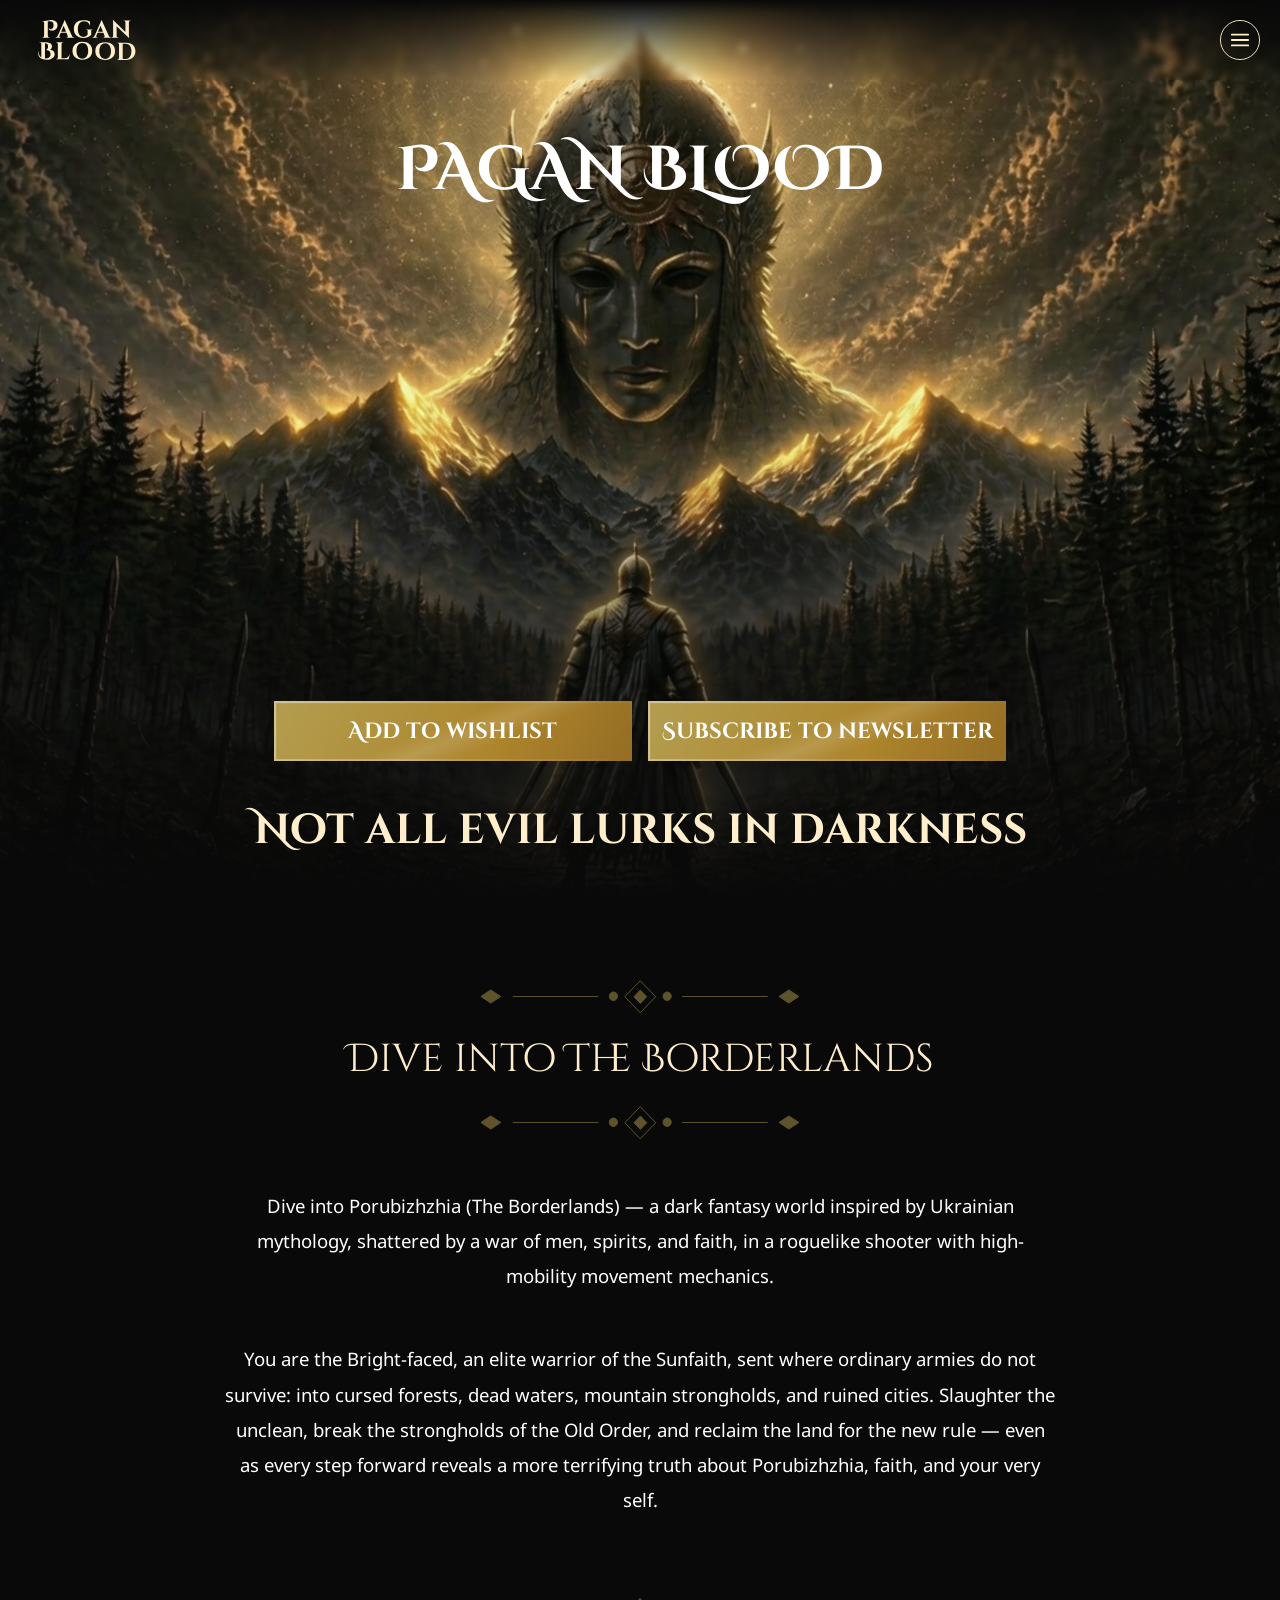
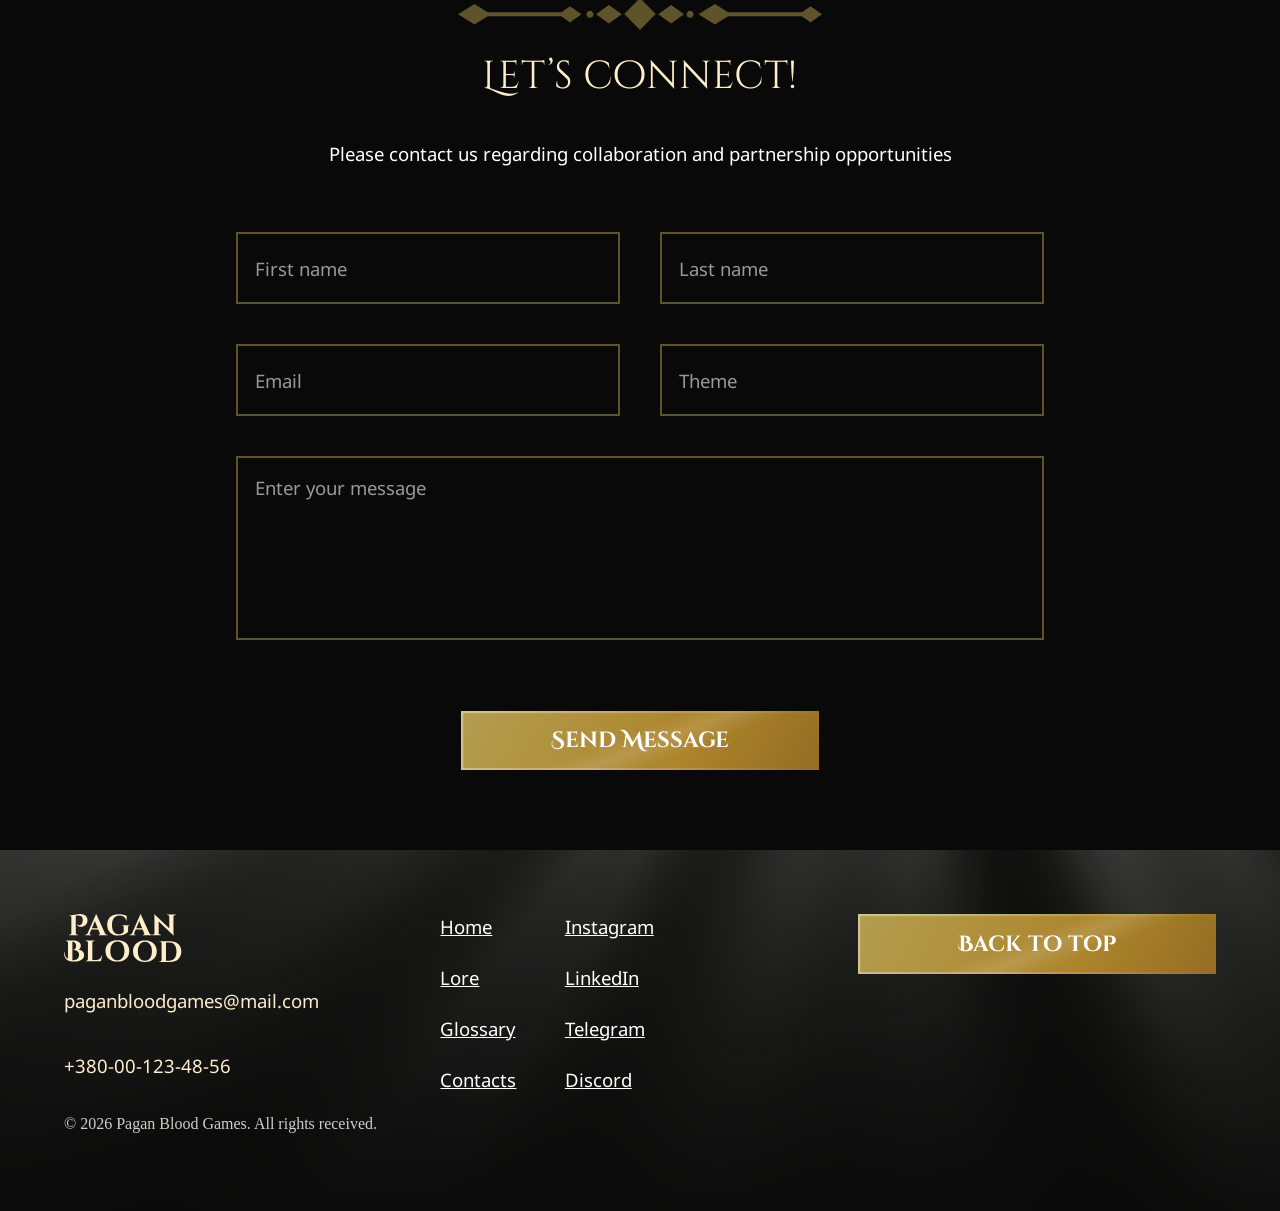
<file: index.html>
<!DOCTYPE html>
<html>

<head>
    <meta charset="utf8">
    <meta lang="uk-ua">
    <meta name="viewport" content="width=device-width, initial-scale=1.0">
    <link rel="stylesheet" href="./css/root.css">
    <link rel="stylesheet" href="./css/main.css">
    <link rel="stylesheet" href="./css/hero.css">
    <link rel="stylesheet" href="./css/content.css">
    <link rel="stylesheet" href="./css/contact.css">
</head>

<body id="top">
    <header class="main-header">
        <a class="main-header__link" href="index.html">
            <img class="main-header__logo" src="./images/Logo.svg" alt="logo">
        </a>
        <div id="menuButton" class="main-header__menu-button"></div>
    </header>
    <nav id="navMenu" class="nav-menu">
        <div class="nav-menu__grid">
            <div class="nav-menu__links">
                <a class="nav-menu__link" href="index.html">
                    <small class="nav-menu__link-description">About project</small>
                    <p id="indexPageOption" class="nav-menu__link-title">HOME</p>
                </a>
                <a class="nav-menu__link" href="lore.html">
                    <small class="nav-menu__link-description">Story of the world</small>
                    <p id="lorePageOption" class="nav-menu__link-title">LORE</p>
                </a>
                <a class="nav-menu__link" href="glossary.html">
                    <small class="nav-menu__link-description">Learn more</small>
                    <p id="glossaryPageOption" class="nav-menu__link-title">GLOSSARY</p>
                </a>
                <a class="nav-menu__link" href="contacts.html">
                    <small class="nav-menu__link-description">Write us</small>
                    <p id="contactsPageOption" class="nav-menu__link-title">CONTACTS</p>
                </a>
            </div>
            <div class="nav-menu__info nav-menu__email">paganbloodgames@mail.com</div>
            <div class="nav-menu__info nav-menu__number">+380-00-123-48-56</div>
            <div class="nav-menu__info nav-menu__location">Lviv, Ukraine</div>
        </div>
    </nav>
    <main>
        <section class="hero-section">
            <img class="hero-section__image" src="./images/HeroImageHome.png" alt="hero image">
            <div class="hero-section__grid">
                <p class="hero-section__title">PAGAN BLOOD</p>
                <div class="hero-section__buttons-grid">
                    <button class="hero-section__button">
                        Add to wishlist
                    </button>
                    <button class="hero-section__button">
                        Subscribe to newsletter
                    </button>
                </div>
                <div class="hero-section__slogan">Not all evil lurks in darkness</div>
            </div>
        </section>
        <section class="content-section">
            <div class="content-section__title-grid">
                <img class="content-section__decoration" src="./images/Decoration.svg" alt="decoration">
                <p class="content-section__title">Dive into The Borderlands</p>
                <img class="content-section__decoration" src="./images/Decoration.svg" alt="decoration">
            </div>
            <div class="content-section__text">
                Dive into Porubizhzhia (The Borderlands) — a dark fantasy world inspired by Ukrainian mythology,
                shattered by a war of men, spirits, and faith, in a roguelike shooter with high-mobility movement
                mechanics.
            </div>
            <div class="content-section__text">
                You are the Bright-faced, an elite warrior of the Sunfaith, sent where ordinary armies do not survive:
                into cursed forests, dead waters, mountain strongholds, and ruined cities. Slaughter the unclean, break
                the strongholds of the Old Order, and reclaim the land for the new rule — even as every step forward
                reveals a more terrifying truth about Porubizhzhia, faith, and your very self.
            </div>
        </section>
        <section class="contact-section">
            <div class="contact-section__header">
                <img class="contact-section__decoration" src="./images/Decoration2.svg" alt="decoration">
                <p class="contact-section__title">Let’s connect!</p>
                <p class="contact-section__description">Please contact us regarding collaboration and partnership opportunities
                </p>
            </div>
            <form id="contactForm" class="contact-section__form">
                <div class="contact-section__field-container" style="grid-area: first-name;">
                    <input id="firstNameField" placeholder="First name" type="text" class="contact-section__field">
                    <small id="firstNameFieldError" class="contact-section__error-message contact-section__error-message--hidden">This field is required
                    </small>
                </div>
        
                <div class="contact-section__field-container" style="grid-area: last-name;">
                    <input id="lastNameField" placeholder="Last name" type="text" class="contact-section__field">
                    <small id="lastNameFieldError" class="contact-section__error-message contact-section__error-message--hidden">
                        This field is required
                    </small>
                </div>
        
                <div class="contact-section__field-container" style="grid-area: email;">
                    <input id="emailField" placeholder="Email" type="text" class="contact-section__field">
                    <small id="emailFieldError" class="contact-section__error-message contact-section__error-message--hidden">
                        Enter a valid email address
                    </small>
                </div>
        
                <div class="contact-section__field-container" style="grid-area: theme;">
                    <input id="themeField" placeholder="Theme" type="text" class="contact-section__field">
                    <small id="themeFieldError" class="contact-section__error-message contact-section__error-message--hidden">
                        This field is required
                    </small>
                </div>
        
                <div class="contact-section__field-container" style="grid-area: message;">
                    <textarea id="messageField" placeholder="Enter your message" type="text" class="contact-section__field"
                        style="resize: none;"></textarea>
                    <small id="messageFieldError" class="contact-section__error-message contact-section__error-message--hidden">
                        This field is required
                    </small>
                </div>
            </form>
            <button id="sendButton" class="contact-section__send-button">Send Message</button>
        </section>
    </main>
    <footer class="main-footer">
        <section class="main-footer__content">
            <div class="main-footer__info-grid">
                <a href="index.html">
                    <img class="main-footer__logo" src="./images/Logo.svg" alt="logo">
                </a>
                <p class="main-footer__text">paganbloodgames@mail.com</p>
                <p class="main-footer__text">+380-00-123-48-56</p>
            </div>
            <div class="main-footer__links-grid">
                <a href="index.html" class="main-footer__link">Home</a>
                <a href="https://www.instagram.com/"  class="main-footer__link" target="_blank">Instagram</a>
                <a href="lore.html"  class="main-footer__link">Lore</a>
                <a href="https://www.linkedin.com/" class="main-footer__link" target="_blank">LinkedIn</a>
                <a href="glossary.html"  class="main-footer__link">Glossary</a>
                <a href="https://web.telegram.org/a/" class="main-footer__link" target="_blank">Telegram</a>
                <a href="contacts.html"  class="main-footer__link">Contacts</a>
                <a href="https://discord.com/" class="main-footer__link" target="_blank">Discord</a>
            </div>
            <button id="backToTopButton" class="main-footer__back-to-top-button">Back to top</button>
            <p class="main-footer__rights-text">© 2026 Pagan Blood Games. All rights received.</p>
        </section>
    </footer>
    <script src="./js/main.js"></script>
</body>

</html>
</file>
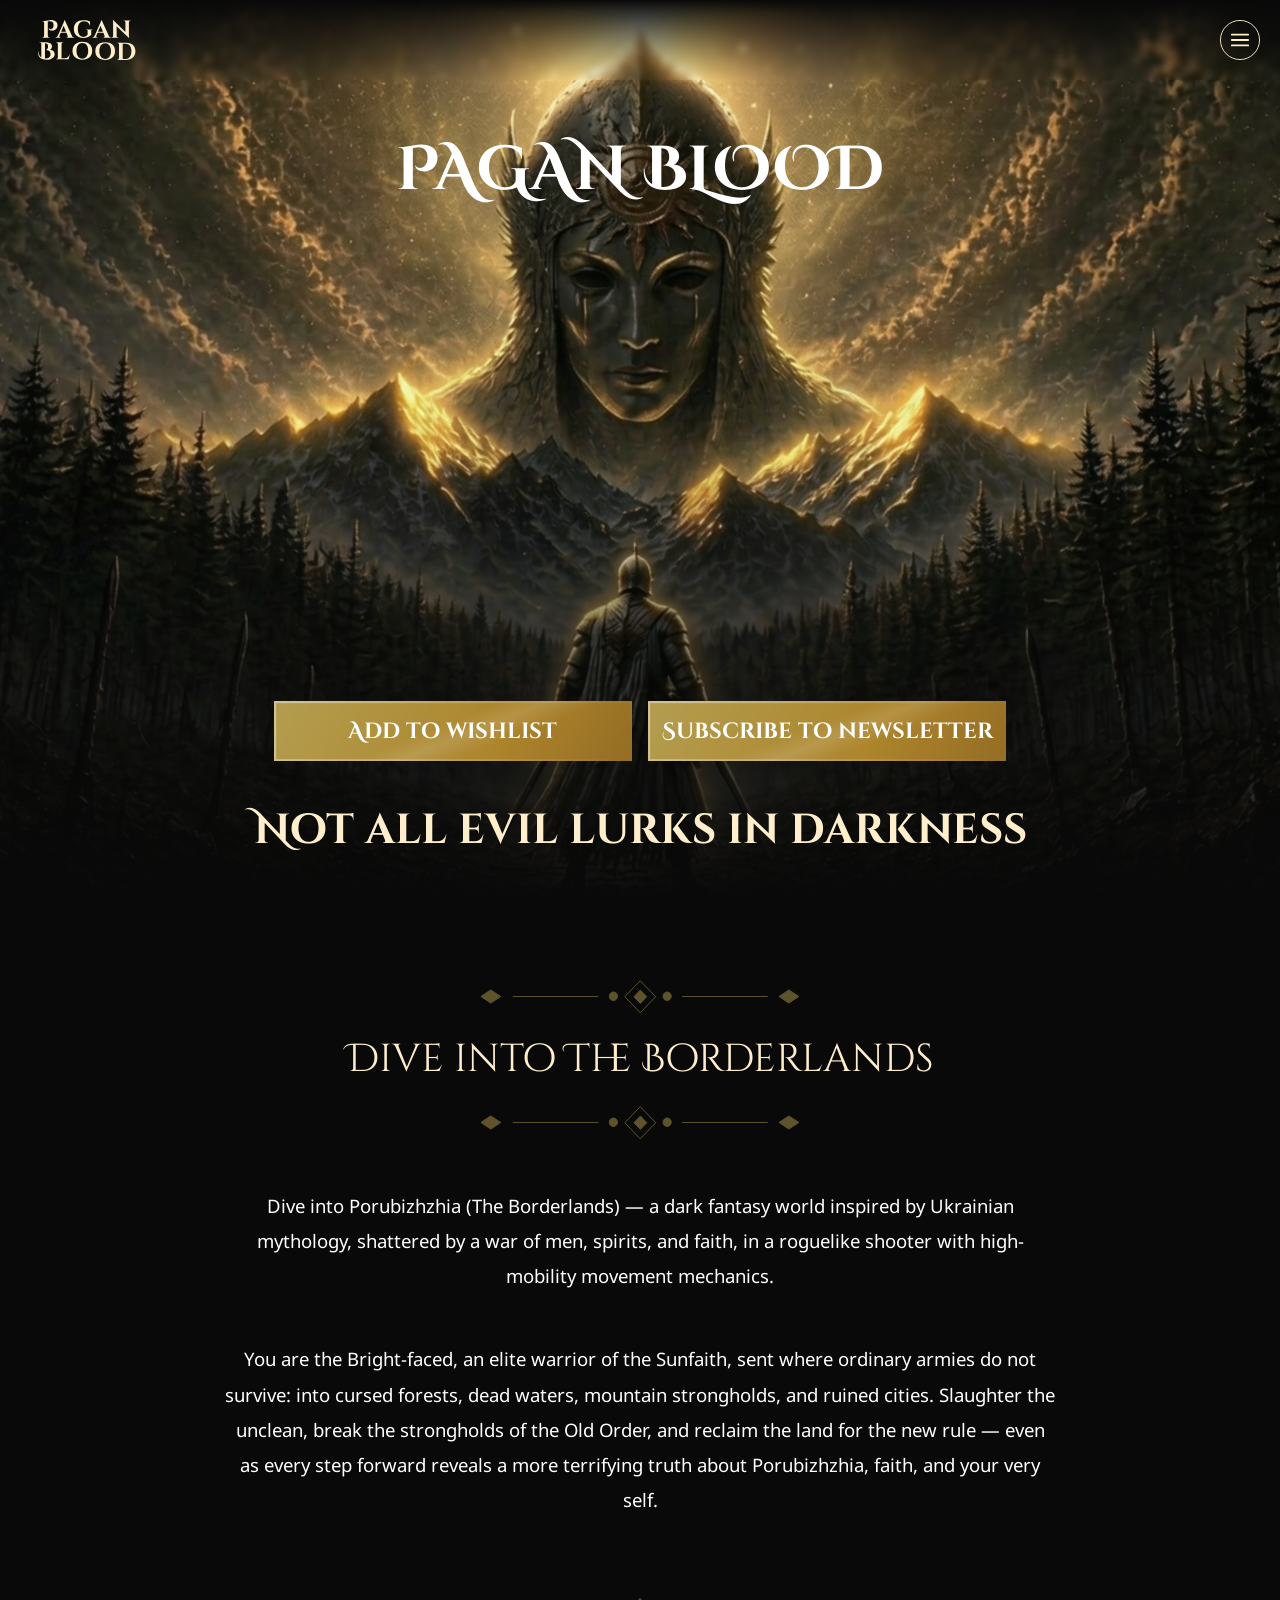
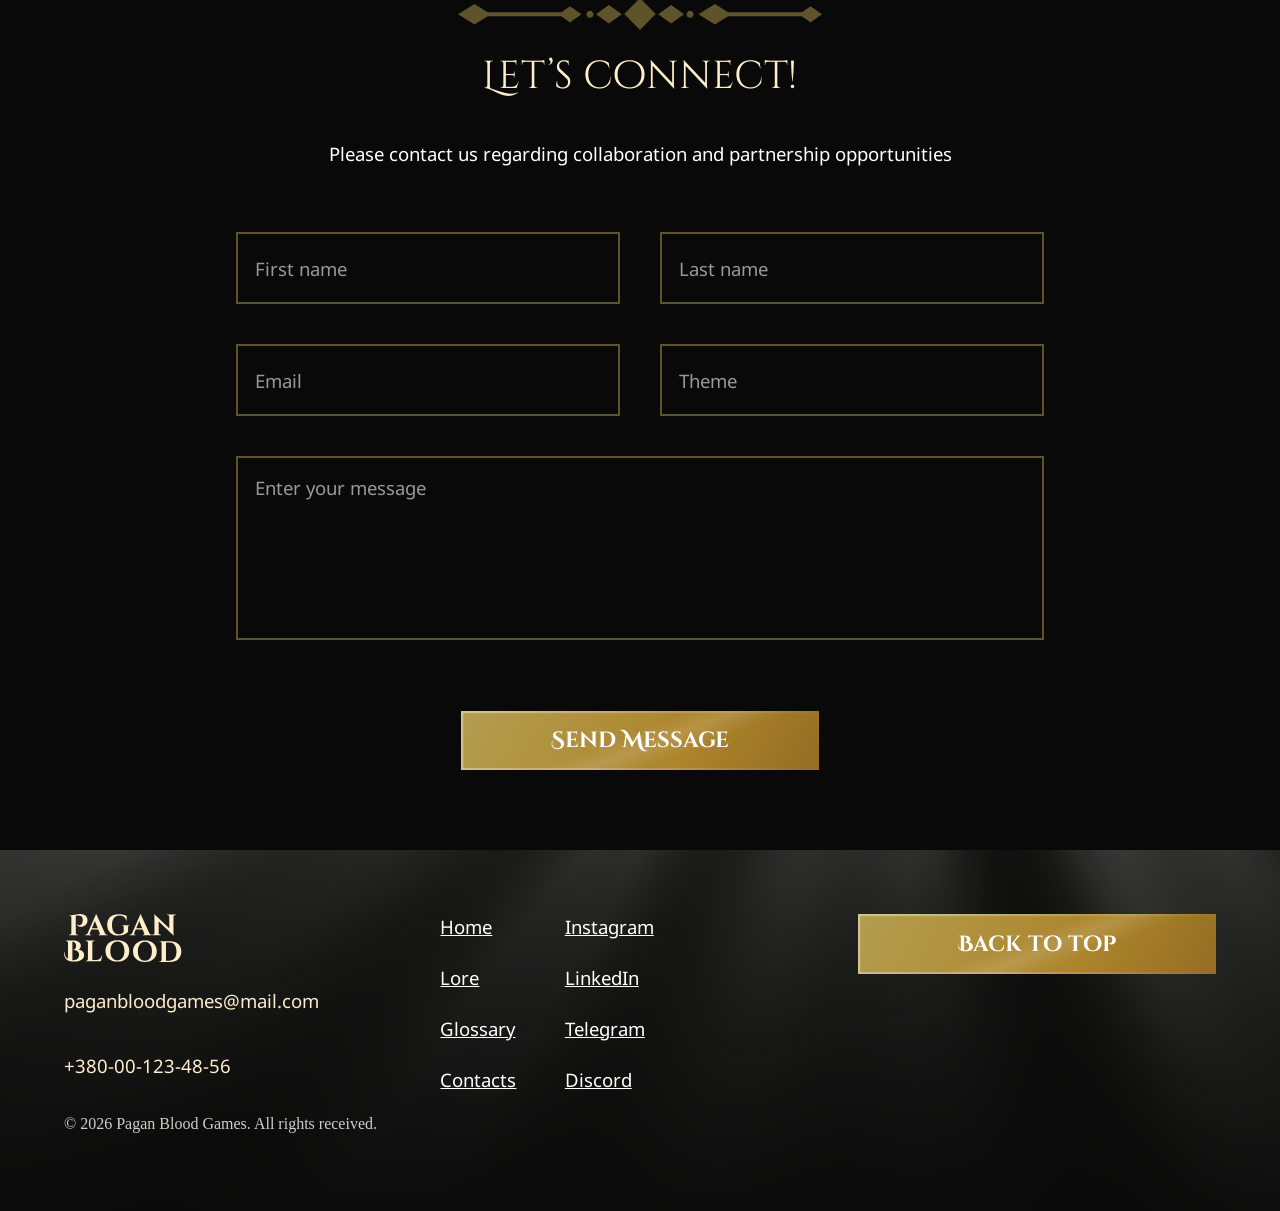
<file: html/index.html>
<!DOCTYPE html>
<html>

<head>
    <meta charset="utf8">
    <meta lang="uk-ua">
    <meta name="viewport" content="width=device-width, initial-scale=1.0">
    <link rel="stylesheet" href="../css/root.css">
    <link rel="stylesheet" href="../css/main.css">
    <link rel="stylesheet" href="../css/hero.css">
    <link rel="stylesheet" href="../css/content.css">
    <link rel="stylesheet" href="../css/contact.css">
</head>

<body id="top">
    <header class="main-header">
        <a class="main-header__link" href="index.html">
            <img class="main-header__logo" src="../images/Logo.svg" alt="logo">
        </a>
        <div id="menuButton" class="main-header__menu-button"></div>
    </header>
    <nav id="navMenu" class="nav-menu">
        <div class="nav-menu__grid">
            <div class="nav-menu__links">
                <a class="nav-menu__link" href="index.html">
                    <small class="nav-menu__link-description">About project</small>
                    <p id="indexPageOption" class="nav-menu__link-title">HOME</p>
                </a>
                <a class="nav-menu__link" href="lore.html">
                    <small class="nav-menu__link-description">Story of the world</small>
                    <p id="lorePageOption" class="nav-menu__link-title">LORE</p>
                </a>
                <a class="nav-menu__link" href="glossary.html">
                    <small class="nav-menu__link-description">Learn more</small>
                    <p id="glossaryPageOption" class="nav-menu__link-title">GLOSSARY</p>
                </a>
                <a class="nav-menu__link" href="contacts.html">
                    <small class="nav-menu__link-description">Write us</small>
                    <p id="contactsPageOption" class="nav-menu__link-title">CONTACTS</p>
                </a>
            </div>
            <div class="nav-menu__info nav-menu__email">paganbloodgames@mail.com</div>
            <div class="nav-menu__info nav-menu__number">+380-00-123-48-56</div>
            <div class="nav-menu__info nav-menu__location">Lviv, Ukraine</div>
        </div>
    </nav>
    <main>
        <section class="hero-section">
            <img class="hero-section__image" src="../images/HeroImageHome.png" alt="hero image">
            <div class="hero-section__grid">
                <p class="hero-section__title">PAGAN BLOOD</p>
                <div class="hero-section__buttons-grid">
                    <button class="hero-section__button">
                        Add to wishlist
                    </button>
                    <button class="hero-section__button">
                        Subscribe to newsletter
                    </button>
                </div>
                <div class="hero-section__slogan">Not all evil lurks in darkness</div>
            </div>
        </section>
        <section class="content-section">
            <div class="content-section__title-grid">
                <img class="content-section__decoration" src="../images/Decoration.svg" alt="decoration">
                <p class="content-section__title">Dive into The Borderlands</p>
                <img class="content-section__decoration" src="../images/Decoration.svg" alt="decoration">
            </div>
            <div class="content-section__text">
                Dive into Porubizhzhia (The Borderlands) — a dark fantasy world inspired by Ukrainian mythology,
                shattered by a war of men, spirits, and faith, in a roguelike shooter with high-mobility movement
                mechanics.
            </div>
            <div class="content-section__text">
                You are the Bright-faced, an elite warrior of the Sunfaith, sent where ordinary armies do not survive:
                into cursed forests, dead waters, mountain strongholds, and ruined cities. Slaughter the unclean, break
                the strongholds of the Old Order, and reclaim the land for the new rule — even as every step forward
                reveals a more terrifying truth about Porubizhzhia, faith, and your very self.
            </div>
        </section>
        <section class="contact-section">
            <div class="contact-section__header">
                <img class="contact-section__decoration" src="../images/Decoration2.svg" alt="decoration">
                <p class="contact-section__title">Let’s connect!</p>
                <p class="contact-section__description">Please contact us regarding collaboration and partnership opportunities
                </p>
            </div>
            <form id="contactForm" class="contact-section__form">
                <div class="contact-section__field-container" style="grid-area: first-name;">
                    <input id="firstNameField" placeholder="First name" type="text" class="contact-section__field">
                    <small id="firstNameFieldError" class="contact-section__error-message contact-section__error-message--hidden">This field is required
                    </small>
                </div>
        
                <div class="contact-section__field-container" style="grid-area: last-name;">
                    <input id="lastNameField" placeholder="Last name" type="text" class="contact-section__field">
                    <small id="lastNameFieldError" class="contact-section__error-message contact-section__error-message--hidden">
                        This field is required
                    </small>
                </div>
        
                <div class="contact-section__field-container" style="grid-area: email;">
                    <input id="emailField" placeholder="Email" type="text" class="contact-section__field">
                    <small id="emailFieldError" class="contact-section__error-message contact-section__error-message--hidden">
                        Enter a valid email address
                    </small>
                </div>
        
                <div class="contact-section__field-container" style="grid-area: theme;">
                    <input id="themeField" placeholder="Theme" type="text" class="contact-section__field">
                    <small id="themeFieldError" class="contact-section__error-message contact-section__error-message--hidden">
                        This field is required
                    </small>
                </div>
        
                <div class="contact-section__field-container" style="grid-area: message;">
                    <textarea id="messageField" placeholder="Enter your message" type="text" class="contact-section__field"
                        style="resize: none;"></textarea>
                    <small id="messageFieldError" class="contact-section__error-message contact-section__error-message--hidden">
                        This field is required
                    </small>
                </div>
            </form>
            <button id="sendButton" class="contact-section__send-button">Send Message</button>
        </section>
    </main>
    <footer class="main-footer">
        <section class="main-footer__content">
            <div class="main-footer__info-grid">
                <a href="index.html">
                    <img class="main-footer__logo" src="../images/Logo.svg" alt="logo">
                </a>
                <p class="main-footer__text">paganbloodgames@mail.com</p>
                <p class="main-footer__text">+380-00-123-48-56</p>
            </div>
            <div class="main-footer__links-grid">
                <a href="index.html" class="main-footer__link">Home</a>
                <a href="https://www.instagram.com/"  class="main-footer__link" target="_blank">Instagram</a>
                <a href="lore.html"  class="main-footer__link">Lore</a>
                <a href="https://www.linkedin.com/" class="main-footer__link" target="_blank">LinkedIn</a>
                <a href="glossary.html"  class="main-footer__link">Glossary</a>
                <a href="https://web.telegram.org/a/" class="main-footer__link" target="_blank">Telegram</a>
                <a href="contacts.html"  class="main-footer__link">Contacts</a>
                <a href="https://discord.com/" class="main-footer__link" target="_blank">Discord</a>
            </div>
            <button id="backToTopButton" class="main-footer__back-to-top-button">Back to top</button>
            <p class="main-footer__rights-text">© 2026 Pagan Blood Games. All rights received.</p>
        </section>
    </footer>
    <script src="../js/main.js"></script>
</body>

</html>
</file>
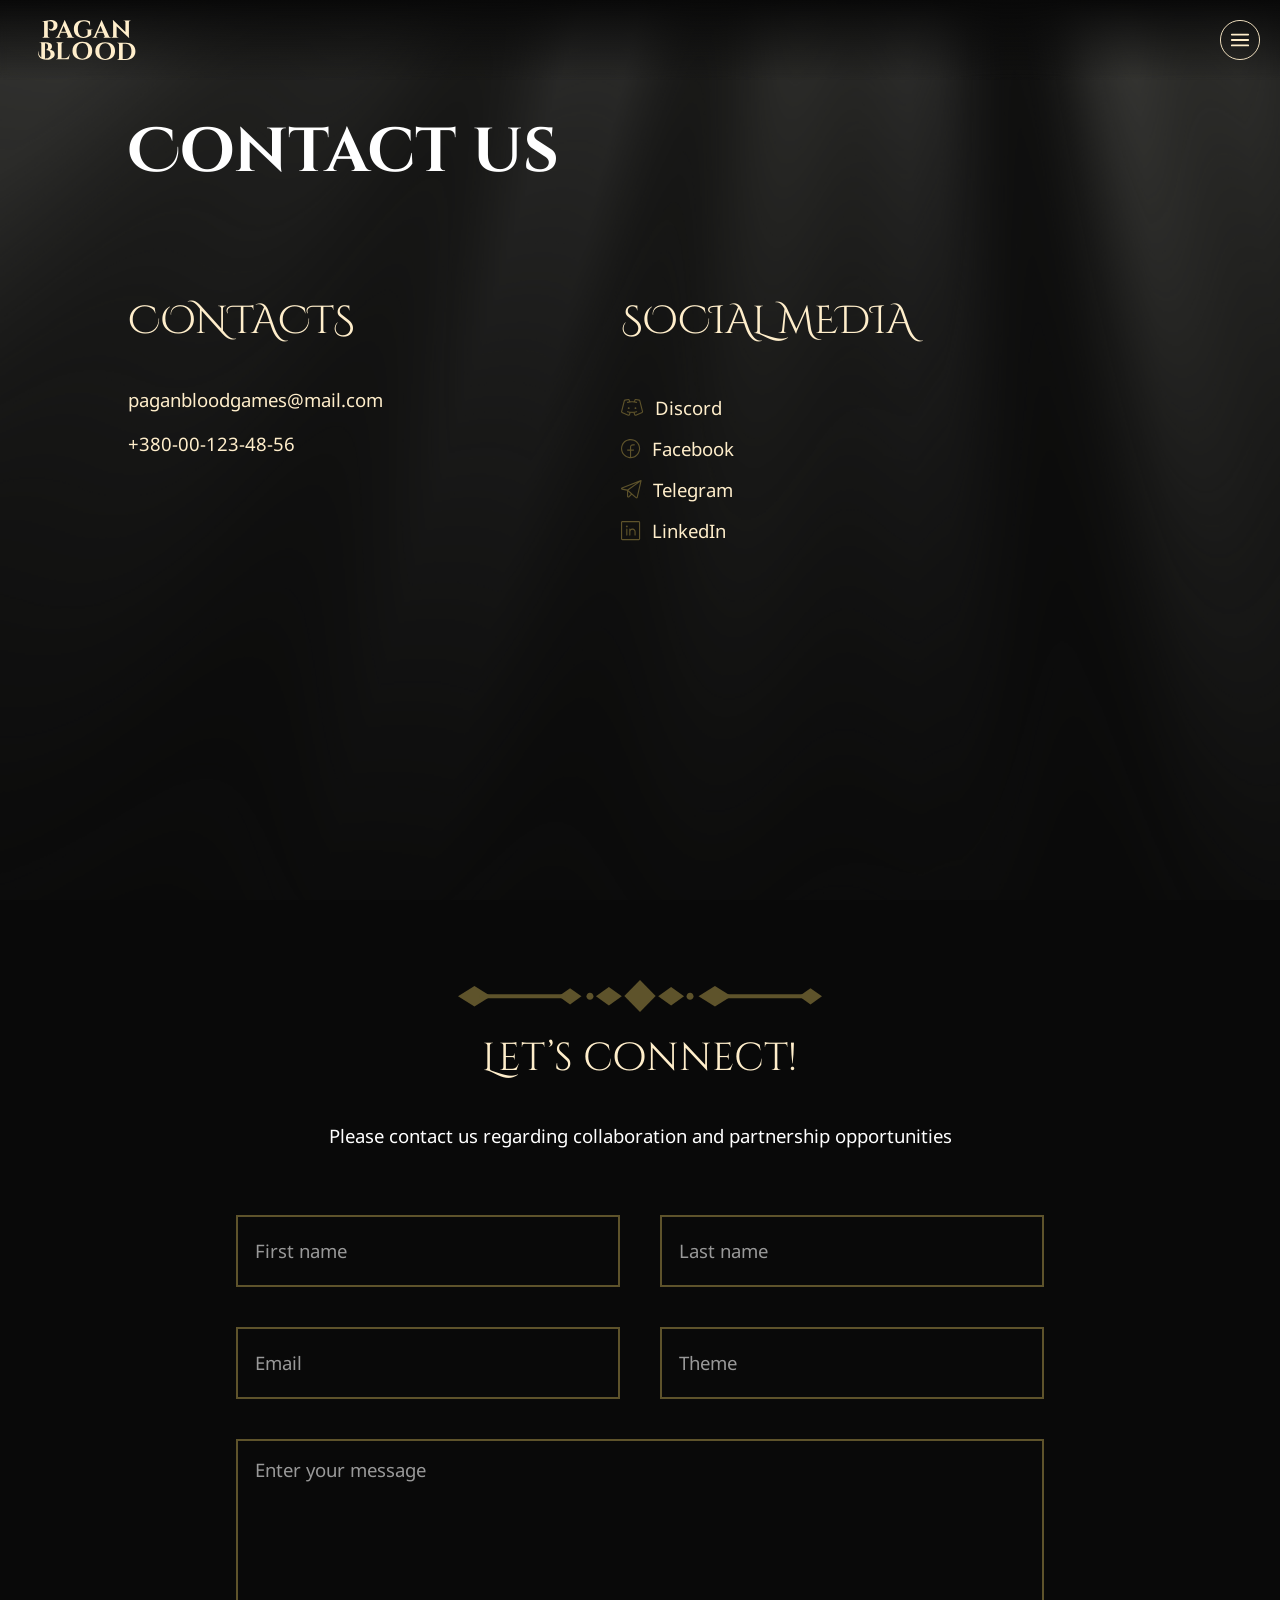
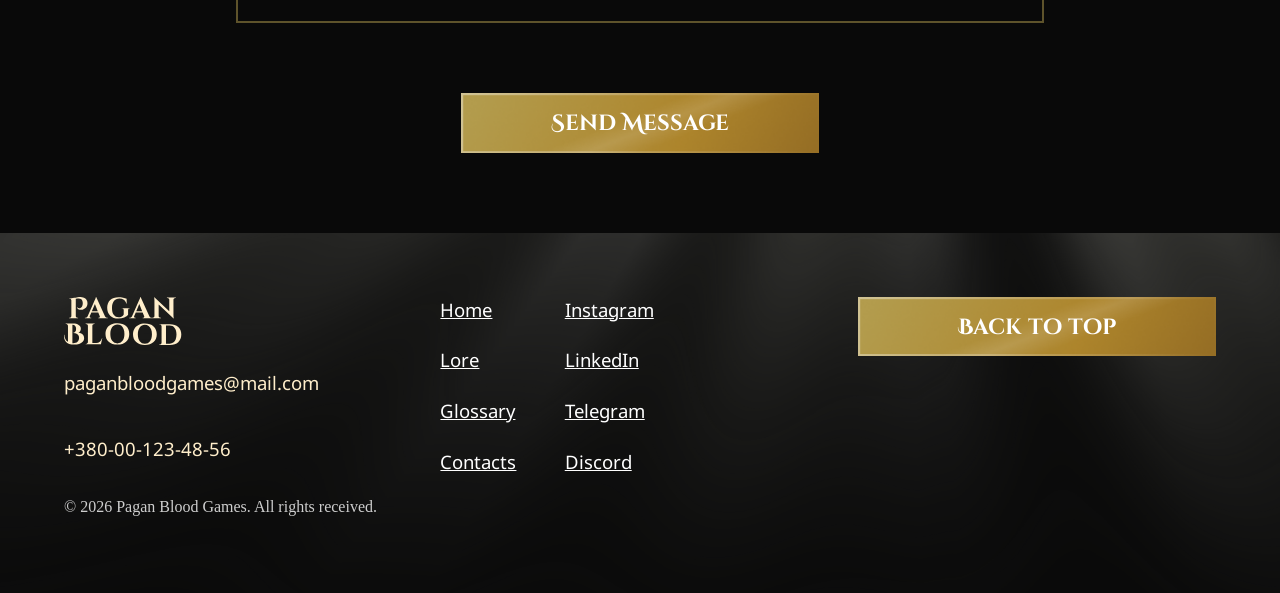
<file: contacts.html>
<!DOCTYPE html>
<html>

<head>
    <meta charset="utf8">
    <meta lang="uk-ua">
    <meta name="viewport" content="width=device-width, initial-scale=1.0">
    <link rel="stylesheet" href="./css/root.css">
    <link rel="stylesheet" href="./css/main.css">
    <link rel="stylesheet" href="./css/content-contacts.css">
    <link rel="stylesheet" href="./css/contact.css">
</head>

<body id="top">
    <header class="main-header">
        <a class="main-header__link" href="index.html">
            <img class="main-header__logo" src="./images/Logo.svg" alt="logo">
        </a>
        <div id="menuButton" class="main-header__menu-button"></div>
    </header>
    <nav id="navMenu" class="nav-menu">
        <div class="nav-menu__grid">
            <div class="nav-menu__links">
                <a class="nav-menu__link" href="index.html">
                    <small class="nav-menu__link-description">About project</small>
                    <p id="indexPageOption" class="nav-menu__link-title">HOME</p>
                </a>
                <a class="nav-menu__link" href="lore.html">
                    <small class="nav-menu__link-description">Story of the world</small>
                    <p id="lorePageOption" class="nav-menu__link-title">LORE</p>
                </a>
                <a class="nav-menu__link" href="glossary.html">
                    <small class="nav-menu__link-description">Learn more</small>
                    <p id="glossaryPageOption" class="nav-menu__link-title">GLOSSARY</p>
                </a>
                <a class="nav-menu__link" href="contacts.html">
                    <small class="nav-menu__link-description">Write us</small>
                    <p id="contactsPageOption" class="nav-menu__link-title">CONTACTS</p>
                </a>
            </div>
            <div class="nav-menu__info nav-menu__email">paganbloodgames@mail.com</div>
            <div class="nav-menu__info nav-menu__number">+380-00-123-48-56</div>
            <div class="nav-menu__info nav-menu__location">Lviv, Ukraine</div>
        </div>
    </nav>
    <main>
        <section class="content-section">
            <div class="content-section__grid">
                <p class="content-section__title">Contact us</p>
                <div class="content-section__contacts">
                    <p class="content-section__subtitle">CONTACTS</p>
                    <p class="content-section__text">paganbloodgames@mail.com</p>
                    <p class="content-section__text">+380-00-123-48-56</p>
                </div>
                <div class="content-section__socials">
                    <p class="content-section__subtitle">SOCIAL MEDIA</p>
                    <a class="content-section__link" href="https://discord.com/">
                        <img class="content-section__icon" src="./images/DiscordIcon.svg" alt="discord-icon">
                        <span class="content-section__text">Discord</span>
                    </a>
                    <a class="content-section__link" href="https://www.facebook.com/">
                        <img class="content-section__icon" src="./images/FacebookIcon.svg" alt="facebook-icon">
                        <span class="content-section__text">Facebook</span>
                    </a>
                    <a class="content-section__link" href="https://web.telegram.org/a/">
                        <img class="content-section__icon" src="./images/TelegramIcon.svg" alt="telegram-icon">
                        <span class="content-section__text">Telegram</span>
                    </a>
                    <a class="content-section__link" href="https://www.linkedin.com/">
                        <img class="content-section__icon" src="./images/LinkedInIcon.svg" alt="linkedin-icon">
                        <span class="content-section__text">LinkedIn</span>
                    </a>
                </div>
            </div>
        </section>
        <section class="contact-section">
            <div class="contact-section__header">
                <img class="contact-section__decoration" src="./images/Decoration2.svg" alt="decoration">
                <p class="contact-section__title">Let’s connect!</p>
                <p class="contact-section__description">Please contact us regarding collaboration and partnership opportunities
                </p>
            </div>
            <form id="contactForm" class="contact-section__form">
                <div class="contact-section__field-container" style="grid-area: first-name;">
                    <input id="firstNameField" placeholder="First name" type="text" class="contact-section__field">
                    <small id="firstNameFieldError"
                        class="contact-section__error-message contact-section__error-message--hidden">This field is
                        required</small>
                </div>
        
                <div class="contact-section__field-container" style="grid-area: last-name;">
                    <input id="lastNameField" placeholder="Last name" type="text" class="contact-section__field">
                    <small id="lastNameFieldError"
                        class="contact-section__error-message contact-section__error-message--hidden">This field is
                        required</small>
                </div>
        
                <div class="contact-section__field-container" style="grid-area: email;">
                    <input id="emailField" placeholder="Email" type="text" class="contact-section__field">
                    <small id="emailFieldError"
                        class="contact-section__error-message contact-section__error-message--hidden">Enter a valid email
                        address</small>
                </div>
        
                <div class="contact-section__field-container" style="grid-area: theme;">
                    <input id="themeField" placeholder="Theme" type="text" class="contact-section__field">
                    <small id="themeFieldError"
                        class="contact-section__error-message contact-section__error-message--hidden">This field is
                        required</small>
                </div>
        
                <div class="contact-section__field-container" style="grid-area: message;">
                    <textarea id="messageField" placeholder="Enter your message" type="text" class="contact-section__field"
                        style="resize: none;"></textarea>
                    <small id="messageFieldError"
                        class="contact-section__error-message contact-section__error-message--hidden">This field is
                        required</small>
                </div>
            </form>
            <button id="sendButton" class="contact-section__send-button">Send Message</button>
        </section>
    </main>
    <footer class="main-footer">
        <section class="main-footer__content">
            <div class="main-footer__info-grid">
                <a href="index.html">
                    <img class="main-footer__logo" src="./images/Logo.svg" alt="logo">
                </a>
                <p class="main-footer__text">paganbloodgames@mail.com</p>
                <p class="main-footer__text">+380-00-123-48-56</p>
            </div>
            <div class="main-footer__links-grid">
                <a href="index.html" class="main-footer__link">Home</a>
                <a href="https://www.instagram.com/"  class="main-footer__link" target="_blank">Instagram</a>
                <a href="lore.html"  class="main-footer__link">Lore</a>
                <a href="https://www.linkedin.com/" class="main-footer__link" target="_blank">LinkedIn</a>
                <a href="glossary.html"  class="main-footer__link">Glossary</a>
                <a href="https://web.telegram.org/a/" class="main-footer__link" target="_blank">Telegram</a>
                <a href="contacts.html"  class="main-footer__link">Contacts</a>
                <a href="https://discord.com/" class="main-footer__link" target="_blank">Discord</a>
            </div>
            <button id="backToTopButton" class="main-footer__back-to-top-button">Back to top</button>
            <p class="main-footer__rights-text">© 2026 Pagan Blood Games. All rights received.</p>
        </section>
    </footer>
    <script src="./js/main.js"></script>
</body>

</html>
</file>
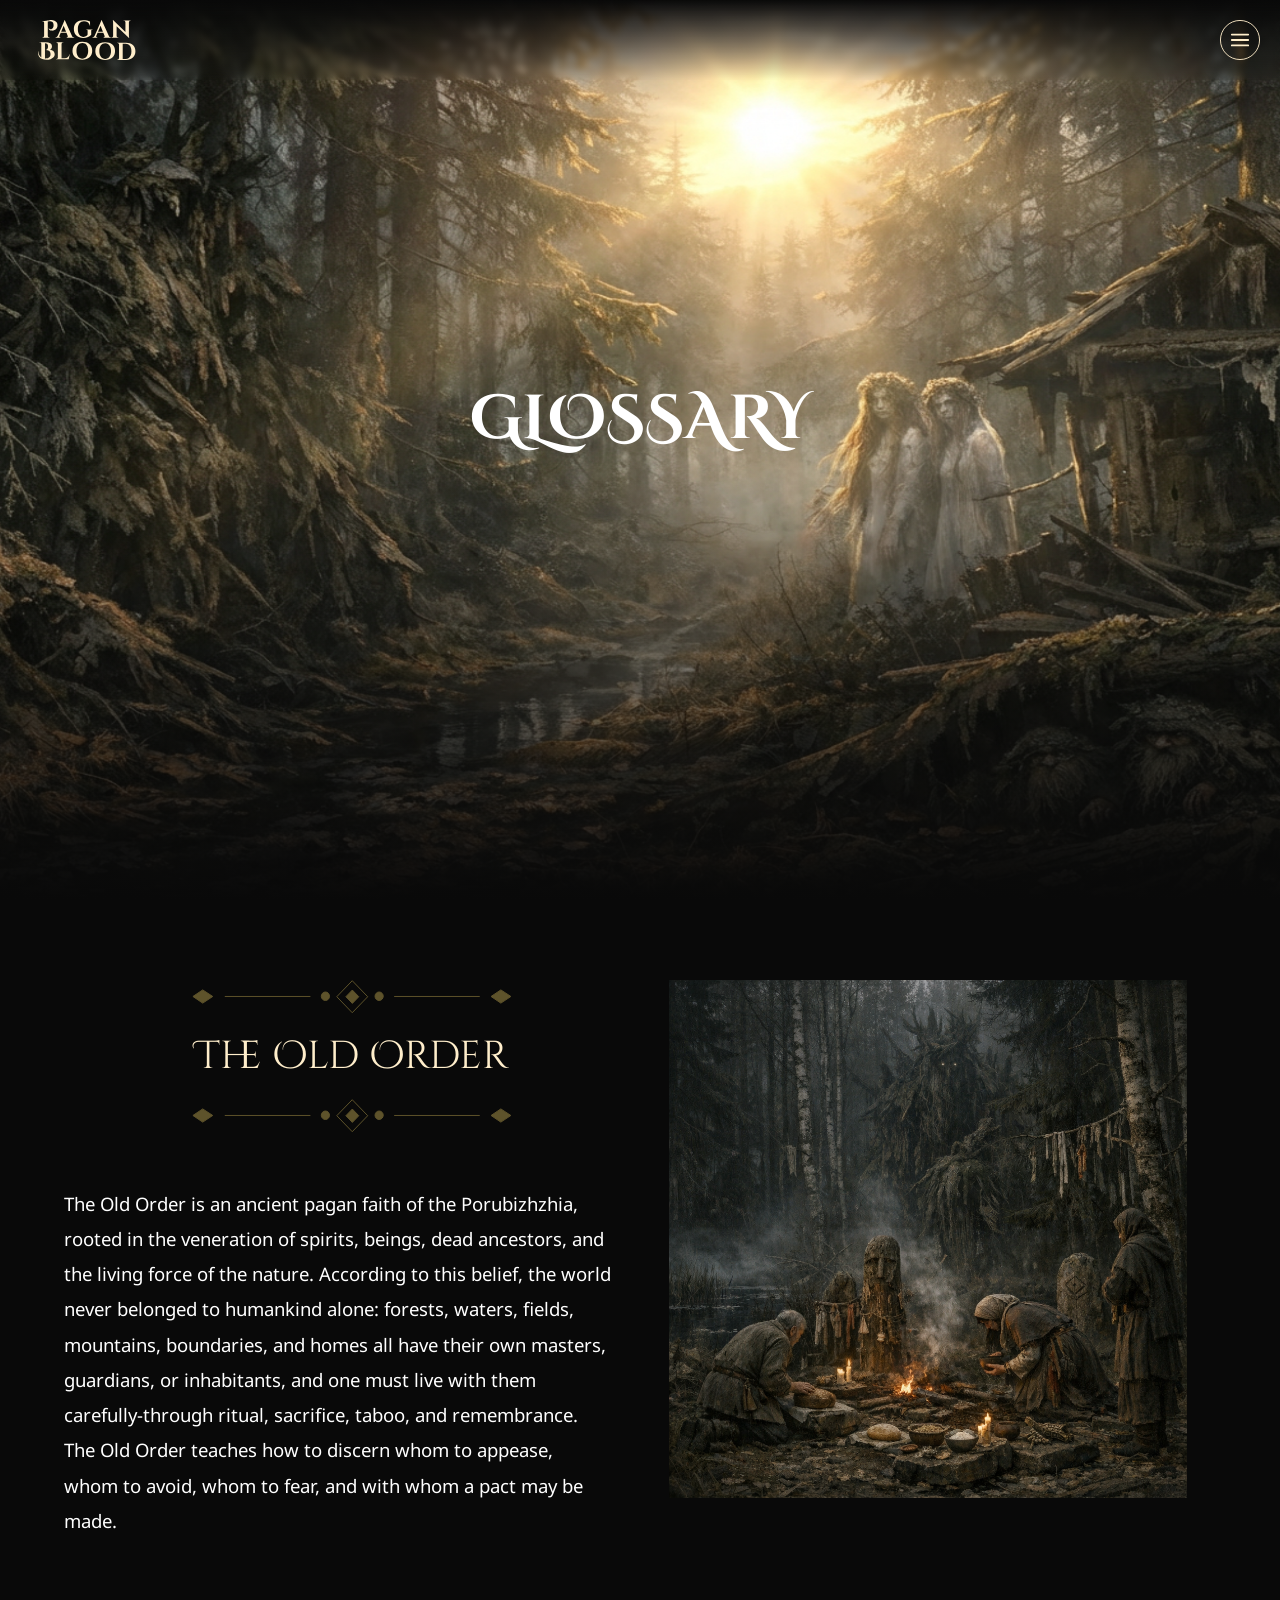
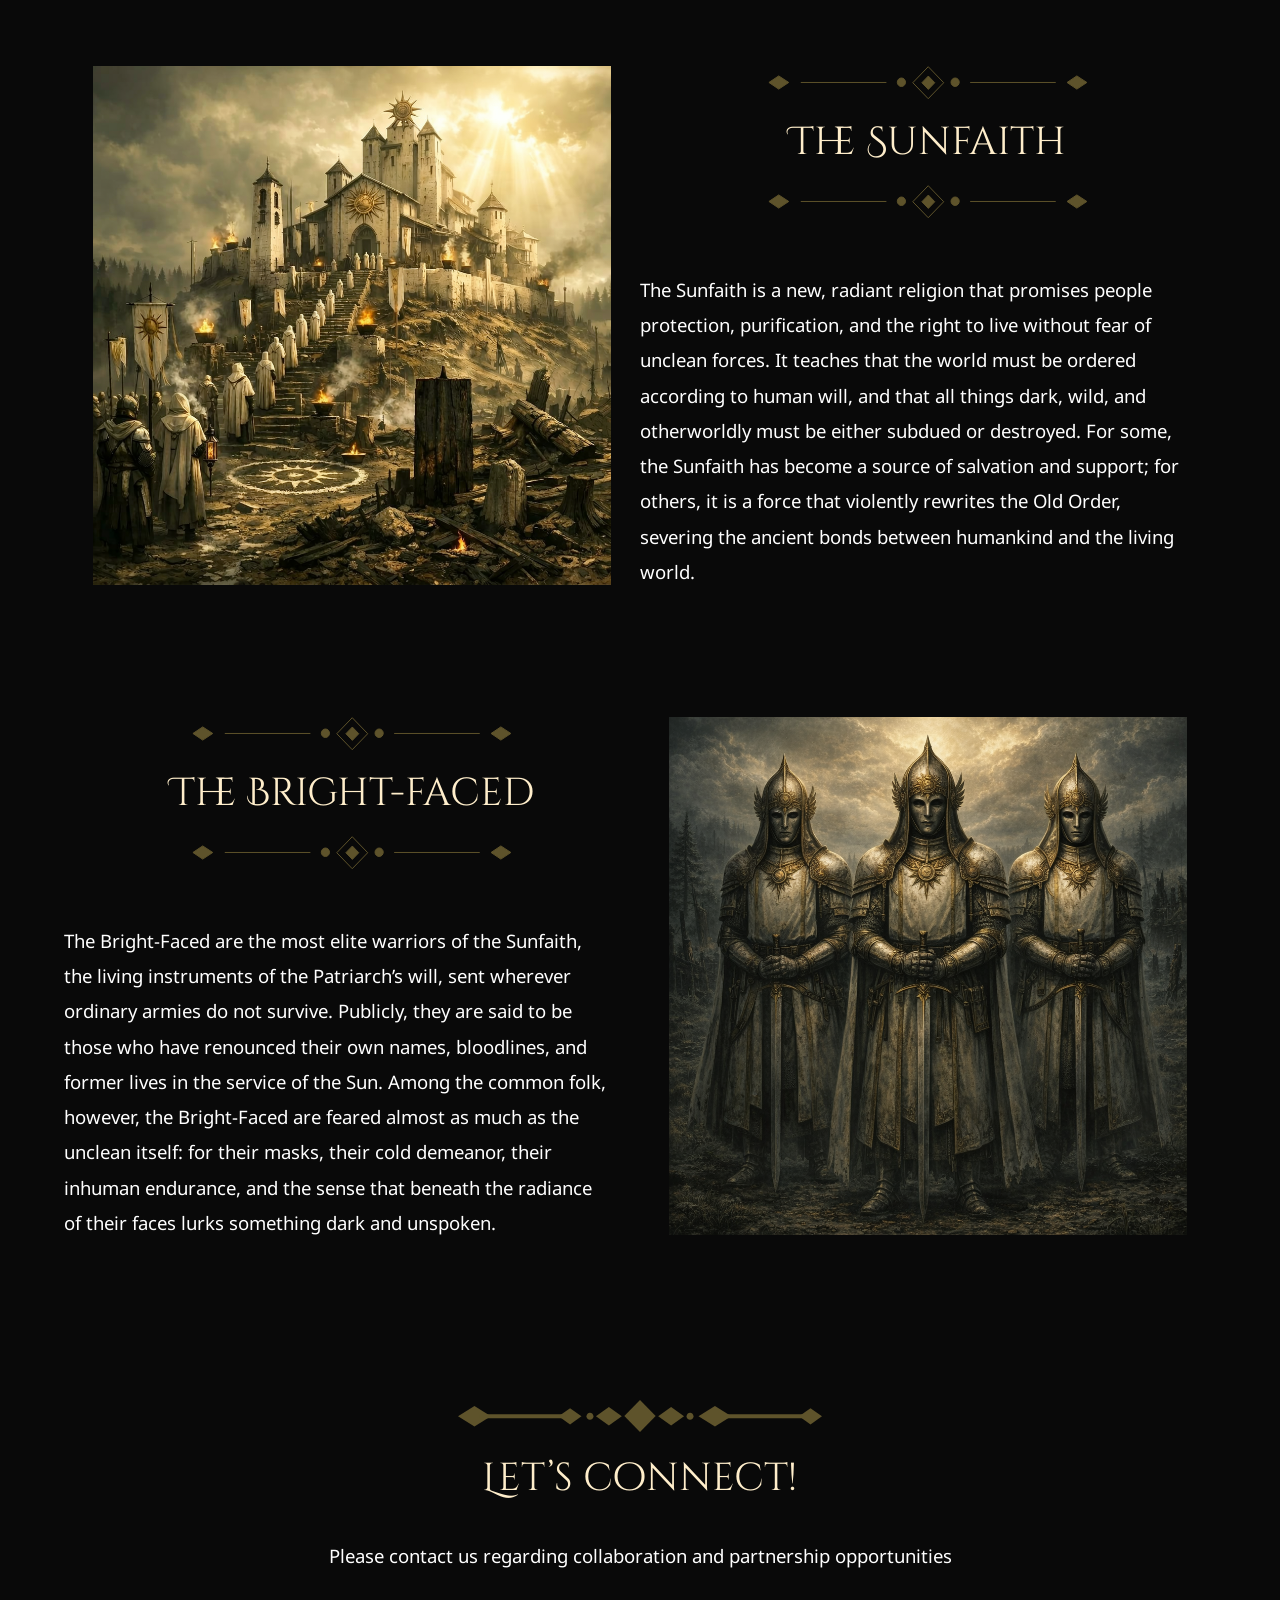
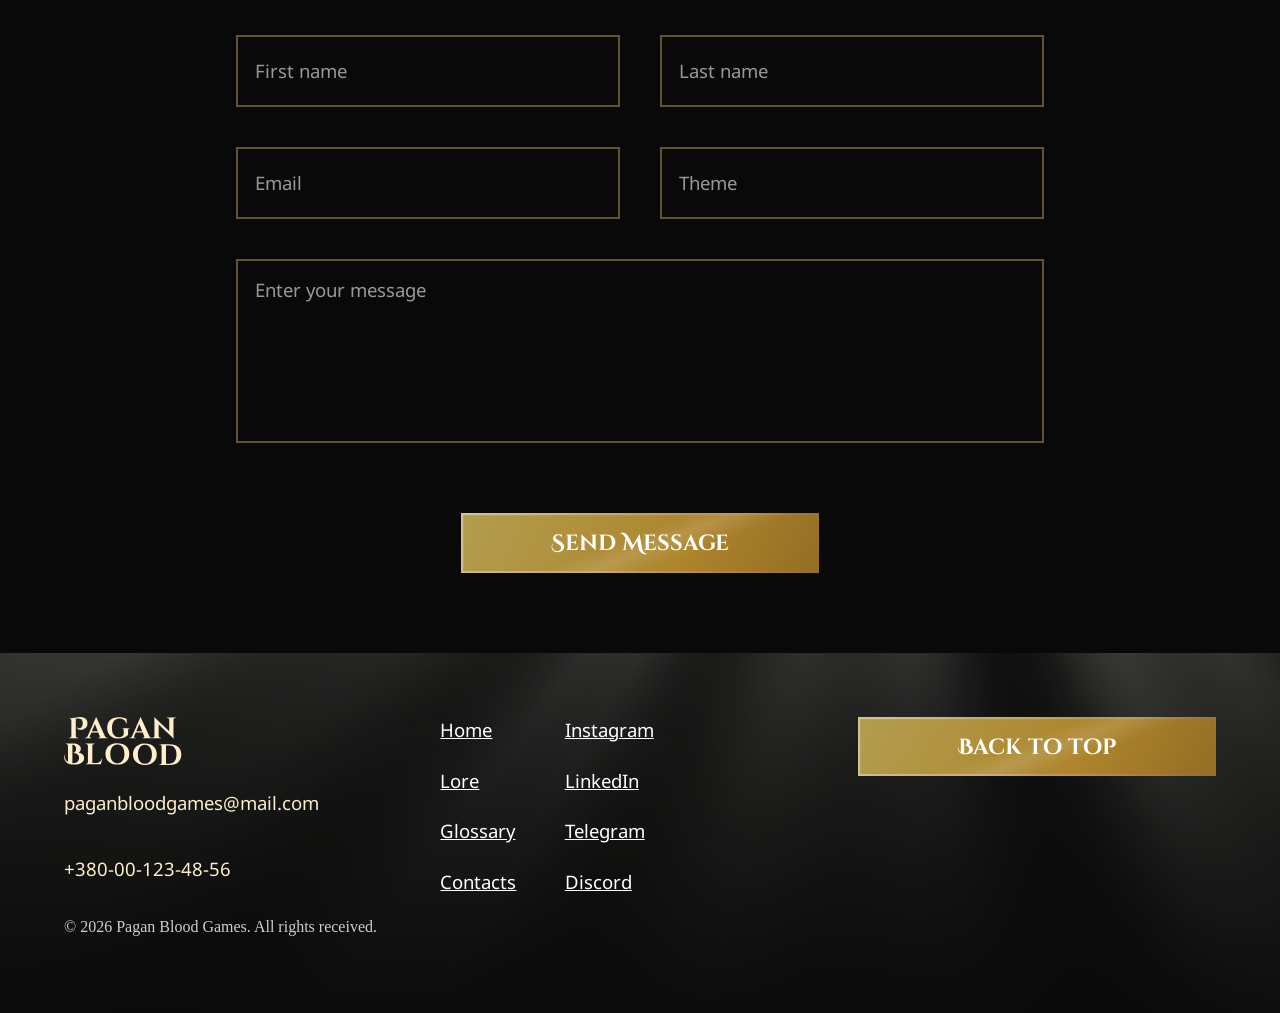
<file: glossary.html>
<!DOCTYPE html>
<html>

<head>
    <meta charset="utf8">
    <meta lang="uk-ua">
    <meta name="viewport" content="width=device-width, initial-scale=1.0">
    <link rel="stylesheet" href="./css/root.css">
    <link rel="stylesheet" href="./css/main.css">
    <link rel="stylesheet" href="./css/hero.css">
    <link rel="stylesheet" href="./css/content-glossary.css">
    <link rel="stylesheet" href="./css/contact.css">
</head>

<body id="top">
    <header class="main-header">
        <a class="main-header__link" href="index.html">
            <img class="main-header__logo" src="./images/Logo.svg" alt="logo">
        </a>
        <div id="menuButton" class="main-header__menu-button"></div>
    </header>
    <nav id="navMenu" class="nav-menu">
        <div class="nav-menu__grid">
            <div class="nav-menu__links">
                <a class="nav-menu__link" href="index.html">
                    <small class="nav-menu__link-description">About project</small>
                    <p id="indexPageOption" class="nav-menu__link-title">HOME</p>
                </a>
                <a class="nav-menu__link" href="lore.html">
                    <small class="nav-menu__link-description">Story of the world</small>
                    <p id="lorePageOption" class="nav-menu__link-title">LORE</p>
                </a>
                <a class="nav-menu__link" href="glossary.html">
                    <small class="nav-menu__link-description">Learn more</small>
                    <p id="glossaryPageOption" class="nav-menu__link-title">GLOSSARY</p>
                </a>
                <a class="nav-menu__link" href="contacts.html">
                    <small class="nav-menu__link-description">Write us</small>
                    <p id="contactsPageOption" class="nav-menu__link-title">CONTACTS</p>
                </a>
            </div>
            <div class="nav-menu__info nav-menu__email">paganbloodgames@mail.com</div>
            <div class="nav-menu__info nav-menu__number">+380-00-123-48-56</div>
            <div class="nav-menu__info nav-menu__location">Lviv, Ukraine</div>
        </div>
    </nav>
    <main>
        <section class="hero-section">
            <img class="hero-section__image" src="./images/HeroImageGlossary.png" alt="hero image">
            <div class="hero-section__grid">
                <p class="hero-section__title hero-section__title--centered">GLOSSARY</p>
            </div>
        </section>
        <section class="glossary">
            <div class="glossary__definition">
                <div class="glossary__text-block">
                    <img class="glossary__text-block-decoration" src="./images/Decoration.svg" alt="decoration">
                    <span class="glossary__text-block-title">The Old Order</span>
                    <img class="glossary__text-block-decoration" src="./images/Decoration.svg" alt="decoration">
                    <div class="glossary__text-block-content">
                        The Old Order is an ancient pagan faith of the Porubizhzhia, rooted in the veneration of spirits,
                        beings, dead ancestors, and the living force of the nature. According to this belief, the world never belonged to
                        humankind alone: forests, waters, fields, mountains, boundaries, and homes all have their own masters, guardians,
                        or inhabitants, and one must live with them carefully-through ritual, sacrifice, taboo, and remembrance.
                        The Old Order teaches how to discern whom to appease, whom to avoid, whom to fear, and with whom a pact may be made.
                    </div>
                </div>
                <img class="glossary__image" src="./images/GlossaryOldOrder.png" alt="definition-image">
            </div>
            <div class="glossary__definition glossary__definition--reversed">
                <img class="glossary__image" src="./images/GlossarySunfaith.png" alt="definition-image">
                <div class="glossary__text-block">
                    <img class="glossary__text-block-decoration" src="./images/Decoration.svg" alt="decoration">
                    <span class="glossary__text-block-title">The Sunfaith</span>
                    <img class="glossary__text-block-decoration" src="./images/Decoration.svg" alt="decoration">
                    <div class="glossary__text-block-content">
                        The Sunfaith is a new, radiant religion that promises people protection, purification, and the right to
                        live without fear of unclean forces. It teaches that the world must be ordered according to human will, and that all
                        things dark, wild, and otherworldly must be either subdued or destroyed. For some, the Sunfaith has become a source
                        of salvation and support; for others, it is a force that violently rewrites the Old Order, severing the ancient bonds
                        between humankind and the living world.
                    </div>
                </div>
            </div>
            <div class="glossary__definition">
                <div class="glossary__text-block">
                    <img class="glossary__text-block-decoration" src="./images/Decoration.svg" alt="decoration">
                    <span class="glossary__text-block-title">The Bright-faced</span>
                    <img class="glossary__text-block-decoration" src="./images/Decoration.svg" alt="decoration">
                    <div class="glossary__text-block-content">
                        The Bright-Faced are the most elite warriors of the Sunfaith, the living instruments of the Patriarch’s
                        will, sent wherever ordinary armies do not survive. Publicly, they are said to be those who have
                        renounced their own names, bloodlines, and former lives in the service of the Sun. Among the common folk, however,
                        the Bright-Faced are feared almost as much as the unclean itself: for their masks, their cold demeanor,
                        their inhuman endurance, and the sense that beneath the radiance of their faces lurks something dark and unspoken.
                    </div>
                </div>
                <img class="glossary__image" src="./images/GlossaryBright-faced.png" alt="definition-image">
            </div>
        </section>
        <section class="contact-section">
            <div class="contact-section__header">
                <img class="contact-section__decoration" src="./images/Decoration2.svg" alt="decoration">
                <p class="contact-section__title">Let’s connect!</p>
                <p class="contact-section__description">Please contact us regarding collaboration and partnership opportunities
                </p>
            </div>
            <form id="contactForm" class="contact-section__form">
                <div class="contact-section__field-container" style="grid-area: first-name;">
                    <input id="firstNameField" placeholder="First name" type="text" class="contact-section__field">
                    <small id="firstNameFieldError"
                        class="contact-section__error-message contact-section__error-message--hidden">This field is
                        required</small>
                </div>
        
                <div class="contact-section__field-container" style="grid-area: last-name;">
                    <input id="lastNameField" placeholder="Last name" type="text" class="contact-section__field">
                    <small id="lastNameFieldError"
                        class="contact-section__error-message contact-section__error-message--hidden">This field is
                        required</small>
                </div>
        
                <div class="contact-section__field-container" style="grid-area: email;">
                    <input id="emailField" placeholder="Email" type="text" class="contact-section__field">
                    <small id="emailFieldError"
                        class="contact-section__error-message contact-section__error-message--hidden">Enter a valid email
                        address</small>
                </div>
        
                <div class="contact-section__field-container" style="grid-area: theme;">
                    <input id="themeField" placeholder="Theme" type="text" class="contact-section__field">
                    <small id="themeFieldError"
                        class="contact-section__error-message contact-section__error-message--hidden">This field is
                        required</small>
                </div>
        
                <div class="contact-section__field-container" style="grid-area: message;">
                    <textarea id="messageField" placeholder="Enter your message" type="text" class="contact-section__field"
                        style="resize: none;"></textarea>
                    <small id="messageFieldError"
                        class="contact-section__error-message contact-section__error-message--hidden">This field is
                        required</small>
                </div>
            </form>
            <button id="sendButton" class="contact-section__send-button">Send Message</button>
        </section>
    </main>
    <footer class="main-footer">
        <section class="main-footer__content">
            <div class="main-footer__info-grid">
                <a href="index.html">
                    <img class="main-footer__logo" src="./images/Logo.svg" alt="logo">
                </a>
                <p class="main-footer__text">paganbloodgames@mail.com</p>
                <p class="main-footer__text">+380-00-123-48-56</p>
            </div>
            <div class="main-footer__links-grid">
                <a href="index.html" class="main-footer__link">Home</a>
                <a href="https://www.instagram.com/"  class="main-footer__link" target="_blank">Instagram</a>
                <a href="lore.html"  class="main-footer__link">Lore</a>
                <a href="https://www.linkedin.com/" class="main-footer__link" target="_blank">LinkedIn</a>
                <a href="glossary.html"  class="main-footer__link">Glossary</a>
                <a href="https://web.telegram.org/a/" class="main-footer__link" target="_blank">Telegram</a>
                <a href="contacts.html"  class="main-footer__link">Contacts</a>
                <a href="https://discord.com/" class="main-footer__link" target="_blank">Discord</a>
            </div>
            <button id="backToTopButton" class="main-footer__back-to-top-button">Back to top</button>
            <p class="main-footer__rights-text">© 2026 Pagan Blood Games. All rights received.</p>
        </section>
    </footer>
    <script src="./js/main.js"></script>
</body>

</html>
</file>
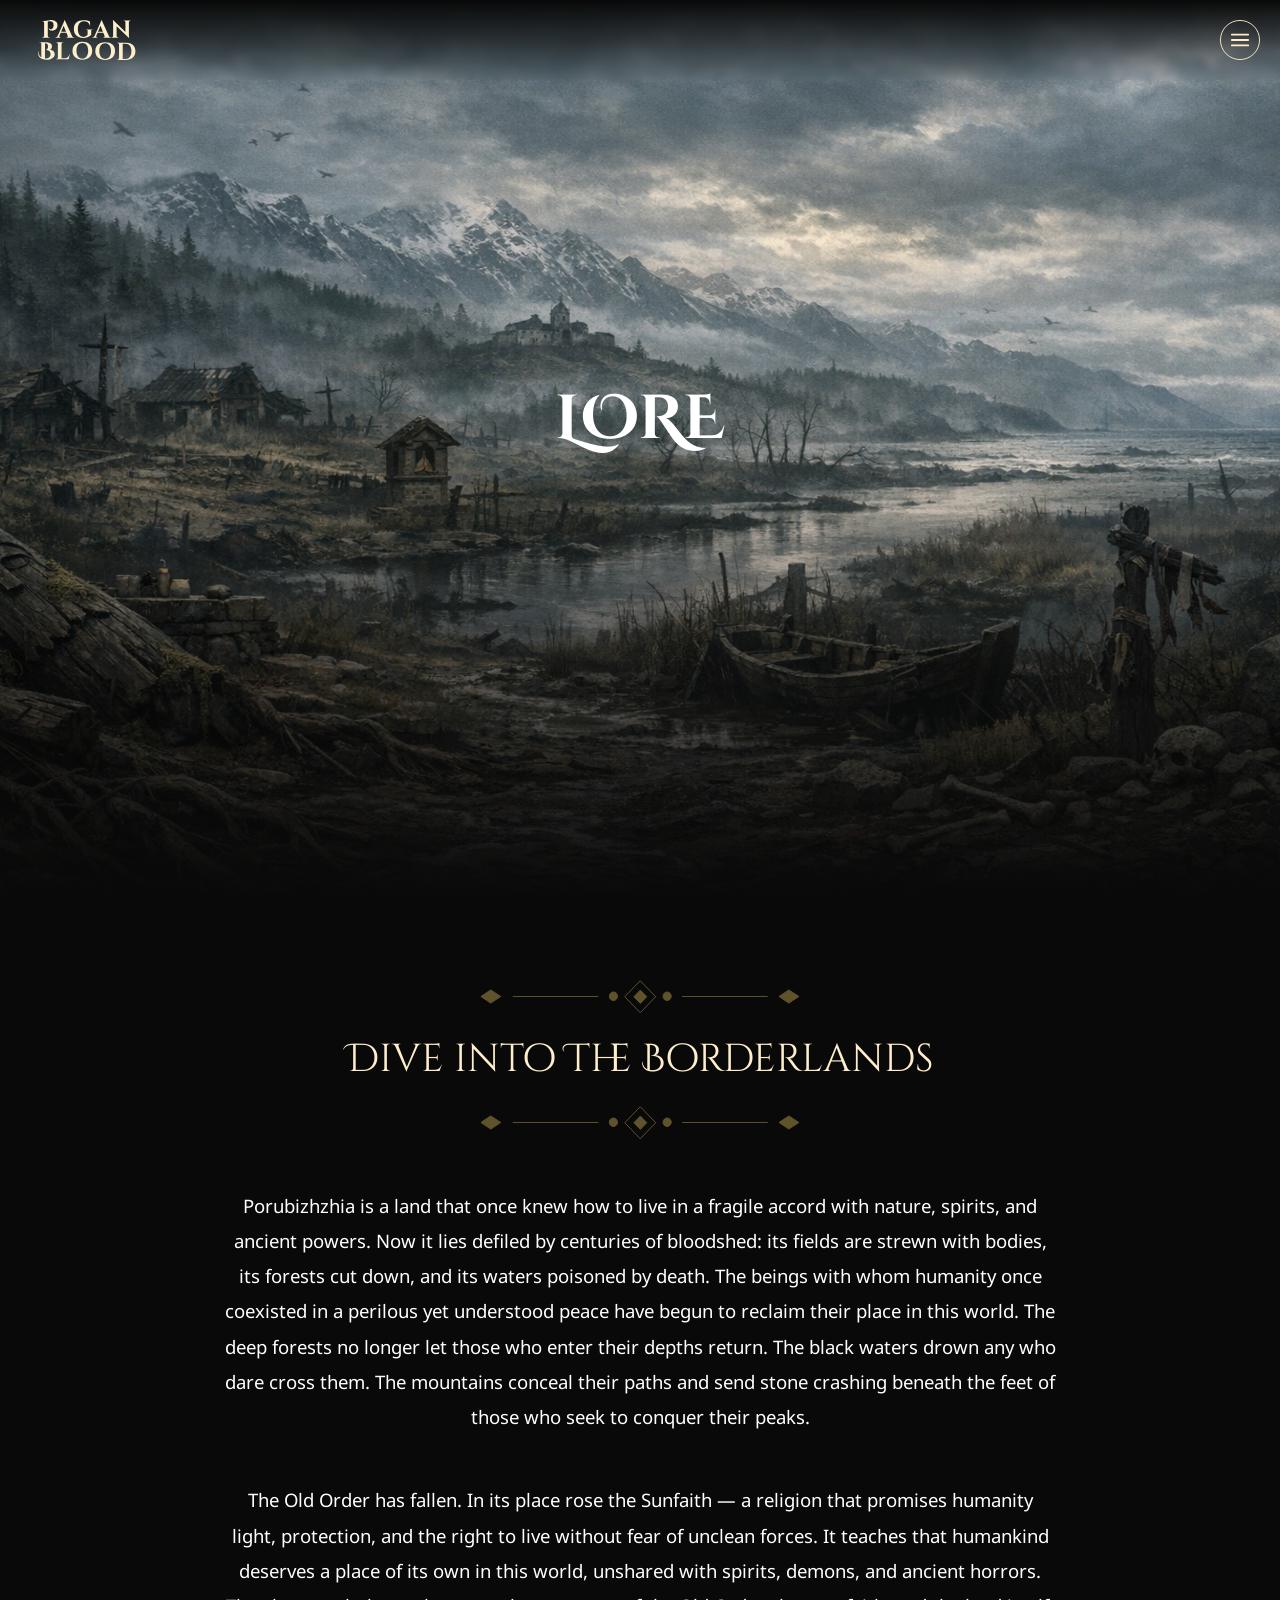
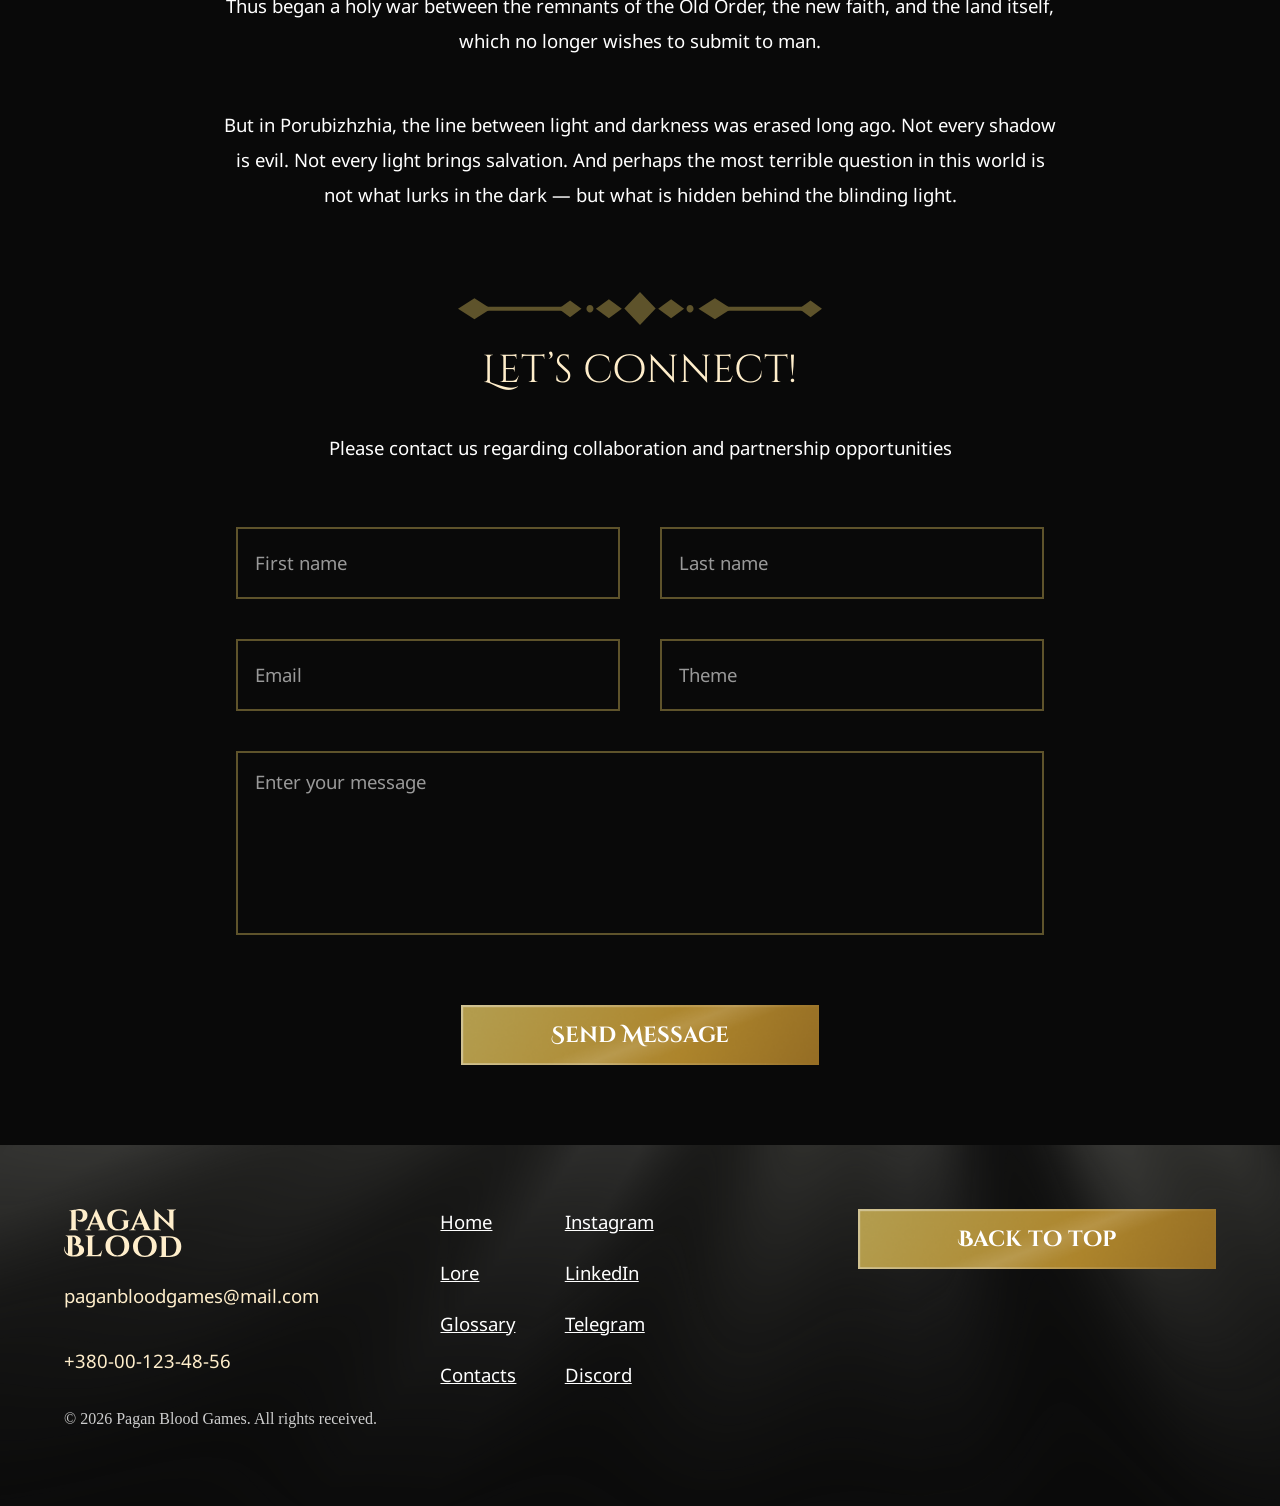
<file: lore.html>
<!DOCTYPE html>
<html>

<head>
    <meta charset="utf8">
    <meta lang="uk-ua">
    <meta name="viewport" content="width=device-width, initial-scale=1.0">
    <link rel="stylesheet" href="./css/root.css">
    <link rel="stylesheet" href="./css/main.css">
    <link rel="stylesheet" href="./css/hero.css">
    <link rel="stylesheet" href="./css/content.css">
    <link rel="stylesheet" href="./css/contact.css">
</head>

<body id="top">
    <header class="main-header">
        <a class="main-header__link" href="index.html">
            <img class="main-header__logo" src="./images/Logo.svg" alt="logo">
        </a>
        <div id="menuButton" class="main-header__menu-button"></div>
    </header>
    <nav id="navMenu" class="nav-menu">
        <div class="nav-menu__grid">
            <div class="nav-menu__links">
                <a class="nav-menu__link" href="index.html">
                    <small class="nav-menu__link-description">About project</small>
                    <p id="indexPageOption" class="nav-menu__link-title">HOME</p>
                </a>
                <a class="nav-menu__link" href="lore.html">
                    <small class="nav-menu__link-description">Story of the world</small>
                    <p id="lorePageOption" class="nav-menu__link-title">LORE</p>
                </a>
                <a class="nav-menu__link" href="glossary.html">
                    <small class="nav-menu__link-description">Learn more</small>
                    <p id="glossaryPageOption" class="nav-menu__link-title">GLOSSARY</p>
                </a>
                <a class="nav-menu__link" href="contacts.html">
                    <small class="nav-menu__link-description">Write us</small>
                    <p id="contactsPageOption" class="nav-menu__link-title">CONTACTS</p>
                </a>
            </div>
            <div class="nav-menu__info nav-menu__email">paganbloodgames@mail.com</div>
            <div class="nav-menu__info nav-menu__number">+380-00-123-48-56</div>
            <div class="nav-menu__info nav-menu__location">Lviv, Ukraine</div>
        </div>
    </nav>
    <main>
        <section class="hero-section">
            <img class="hero-section__image" src="./images/HeroImageLore.png" alt="hero image">
            <div class="hero-section__grid">
                <p class="hero-section__title hero-section__title--centered">LORE</p>
            </div>
        </section>
        <section class="content-section">
            <div class="content-section__title-grid">
                <img class="content-section__decoration" src="./images/Decoration.svg" alt="decoration">
                <p class="content-section__title">Dive into The Borderlands</p>
                <img class="content-section__decoration" src="./images/Decoration.svg" alt="decoration">
            </div>
            <div class="content-section__text">
                Porubizhzhia is a land that once knew how to live in a fragile accord with nature, spirits, and ancient powers. Now
                it lies defiled by centuries of bloodshed: its fields are strewn with bodies, its forests cut down, and its waters
                poisoned by death. The beings with whom humanity once coexisted in a perilous yet understood peace have begun to
                reclaim their place in this world. The deep forests no longer let those who enter their depths return. The black
                waters drown any who dare cross them. The mountains conceal their paths and send stone crashing beneath the feet of
                those who seek to conquer their peaks.
            </div>
            <div class="content-section__text">
                The Old Order has fallen. In its place rose the Sunfaith — a religion that promises humanity light, protection, and
                the right to live without fear of unclean forces. It teaches that humankind deserves a place of its own in this
                world, unshared with spirits, demons, and ancient horrors. Thus began a holy war between the remnants of the Old
                Order, the new faith, and the land itself, which no longer wishes to submit to man.
            </div>
            <div class="content-section__text">
                But in Porubizhzhia, the line between light and darkness was erased long ago.
                Not every shadow is evil. Not every light brings salvation.
                And perhaps the most terrible question in this world is not what lurks in the dark —
                but what is hidden behind the blinding light.
            </div>
        </section>
        <section class="contact-section">
            <div class="contact-section__header">
                <img class="contact-section__decoration" src="./images/Decoration2.svg" alt="decoration">
                <p class="contact-section__title">Let’s connect!</p>
                <p class="contact-section__description">Please contact us regarding collaboration and partnership opportunities
                </p>
            </div>
            <form id="contactForm" class="contact-section__form">
                <div class="contact-section__field-container" style="grid-area: first-name;">
                    <input id="firstNameField" placeholder="First name" type="text" class="contact-section__field">
                    <small id="firstNameFieldError"
                        class="contact-section__error-message contact-section__error-message--hidden">This field is
                        required</small>
                </div>
        
                <div class="contact-section__field-container" style="grid-area: last-name;">
                    <input id="lastNameField" placeholder="Last name" type="text" class="contact-section__field">
                    <small id="lastNameFieldError"
                        class="contact-section__error-message contact-section__error-message--hidden">This field is
                        required</small>
                </div>
        
                <div class="contact-section__field-container" style="grid-area: email;">
                    <input id="emailField" placeholder="Email" type="text" class="contact-section__field">
                    <small id="emailFieldError"
                        class="contact-section__error-message contact-section__error-message--hidden">Enter a valid email
                        address</small>
                </div>
        
                <div class="contact-section__field-container" style="grid-area: theme;">
                    <input id="themeField" placeholder="Theme" type="text" class="contact-section__field">
                    <small id="themeFieldError"
                        class="contact-section__error-message contact-section__error-message--hidden">This field is
                        required</small>
                </div>
        
                <div class="contact-section__field-container" style="grid-area: message;">
                    <textarea id="messageField" placeholder="Enter your message" type="text" class="contact-section__field"
                        style="resize: none;"></textarea>
                    <small id="messageFieldError"
                        class="contact-section__error-message contact-section__error-message--hidden">This field is
                        required</small>
                </div>
            </form>
            <button id="sendButton" class="contact-section__send-button">Send Message</button>
        </section>
    </main>
    <footer class="main-footer">
        <section class="main-footer__content">
            <div class="main-footer__info-grid">
                <a href="index.html">
                    <img class="main-footer__logo" src="./images/Logo.svg" alt="logo">
                </a>
                <p class="main-footer__text">paganbloodgames@mail.com</p>
                <p class="main-footer__text">+380-00-123-48-56</p>
            </div>
            <div class="main-footer__links-grid">
                <a href="index.html" class="main-footer__link">Home</a>
                <a href="https://www.instagram.com/"  class="main-footer__link" target="_blank">Instagram</a>
                <a href="lore.html"  class="main-footer__link">Lore</a>
                <a href="https://www.linkedin.com/" class="main-footer__link" target="_blank">LinkedIn</a>
                <a href="glossary.html"  class="main-footer__link">Glossary</a>
                <a href="https://web.telegram.org/a/" class="main-footer__link" target="_blank">Telegram</a>
                <a href="contacts.html"  class="main-footer__link">Contacts</a>
                <a href="https://discord.com/" class="main-footer__link" target="_blank">Discord</a>
            </div>
            <button id="backToTopButton" class="main-footer__back-to-top-button">Back to top</button>
            <p class="main-footer__rights-text">© 2026 Pagan Blood Games. All rights received.</p>
        </section>
    </footer>
    <script src="./js/main.js"></script>
</body>

</html>
</file>
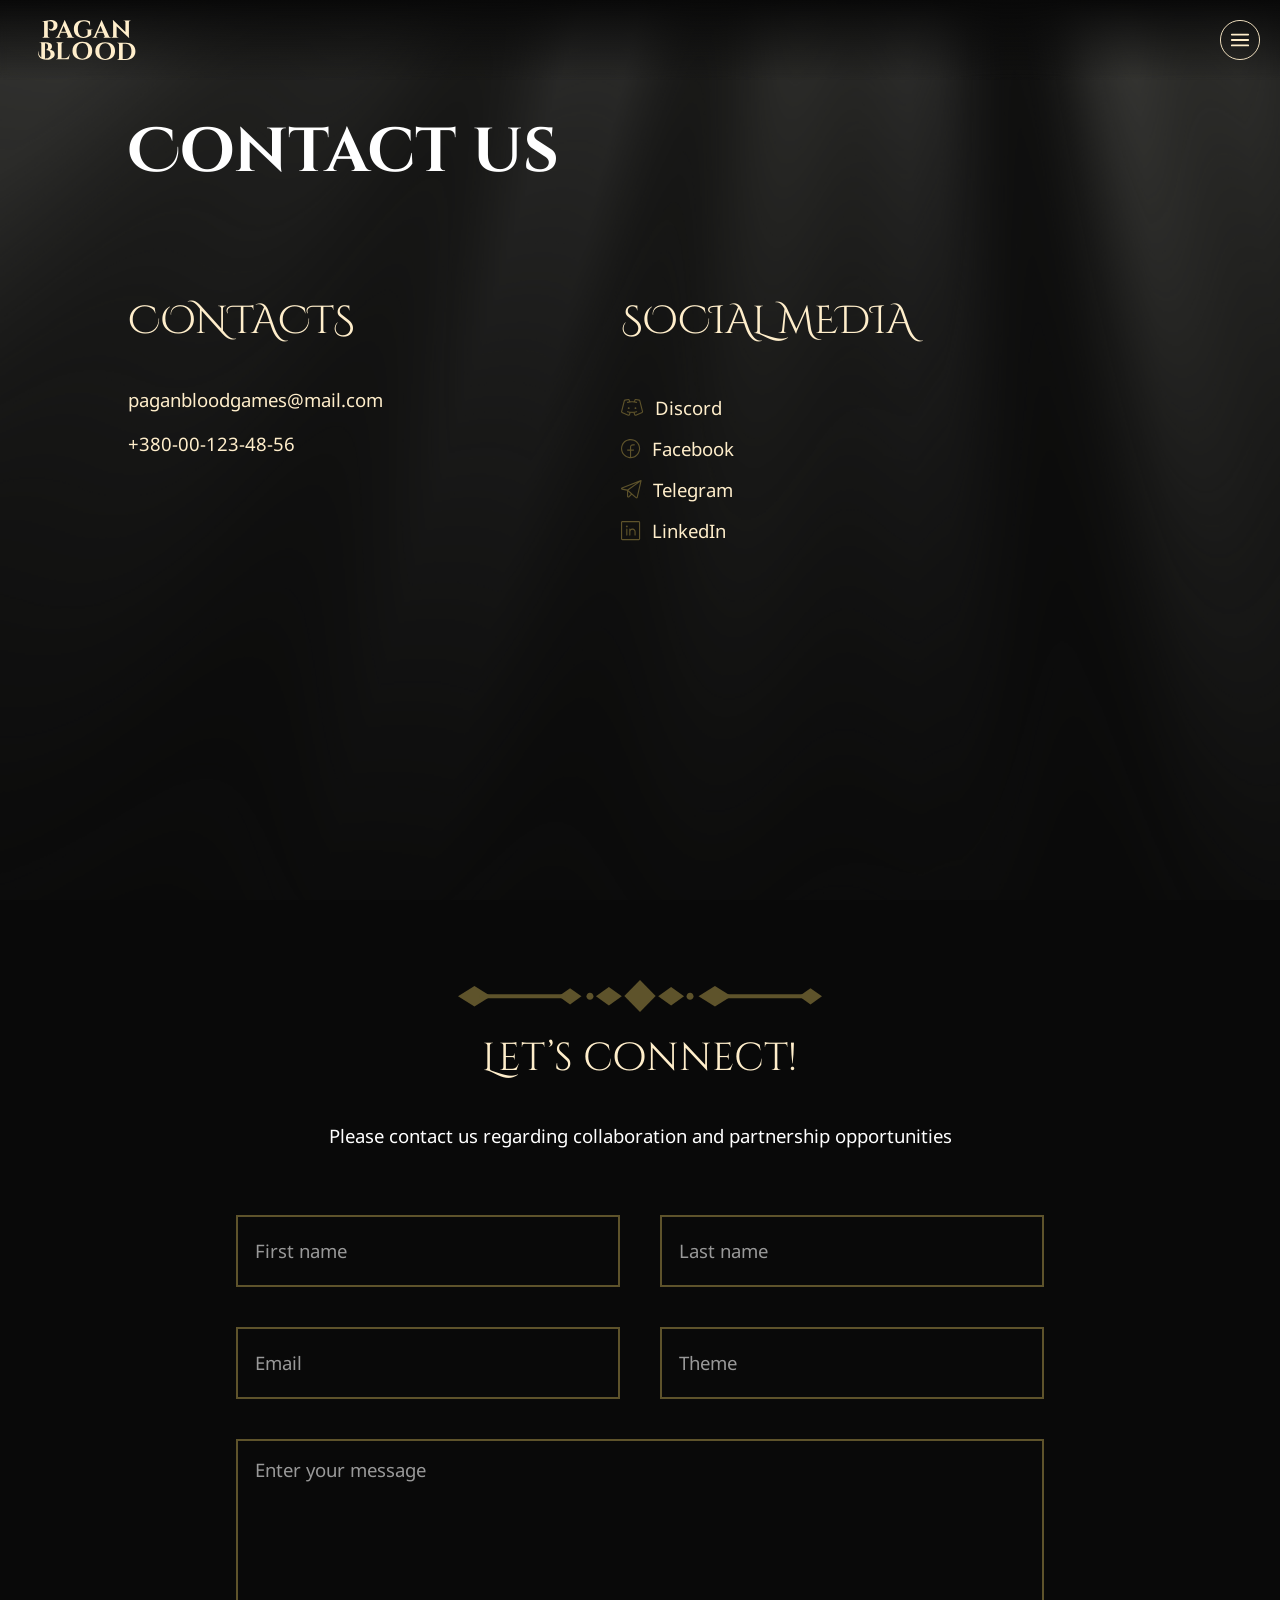
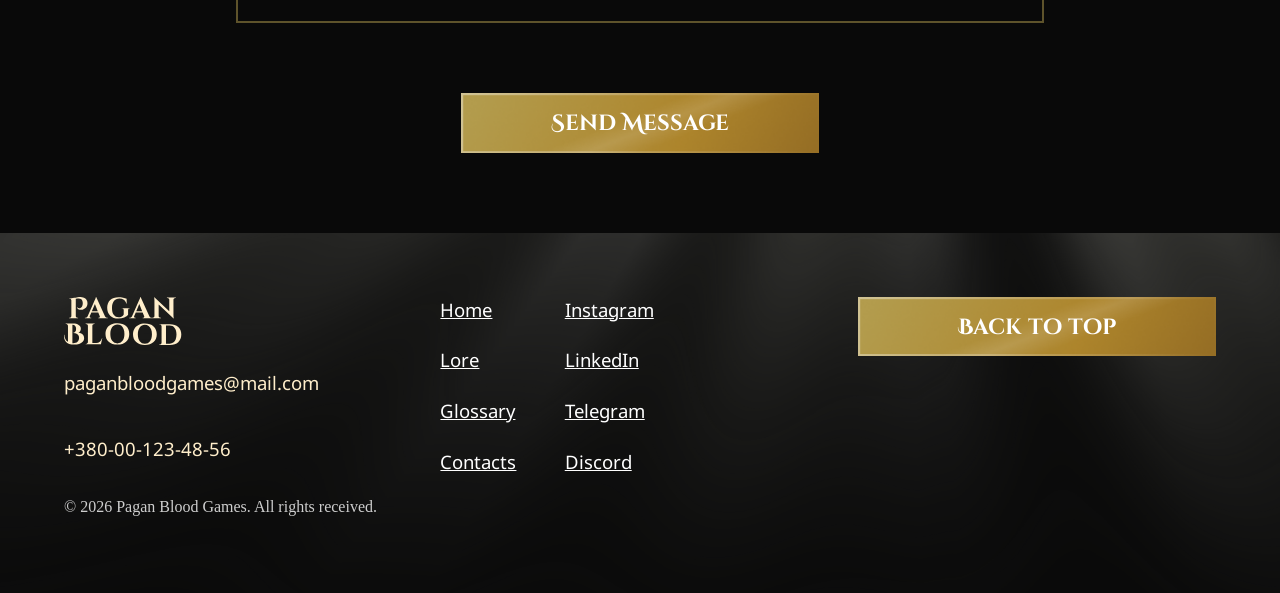
<file: html/contacts.html>
<!DOCTYPE html>
<html>

<head>
    <meta charset="utf8">
    <meta lang="uk-ua">
    <meta name="viewport" content="width=device-width, initial-scale=1.0">
    <link rel="stylesheet" href="../css/root.css">
    <link rel="stylesheet" href="../css/main.css">
    <link rel="stylesheet" href="../css/content-contacts.css">
    <link rel="stylesheet" href="../css/contact.css">
</head>

<body id="top">
    <header class="main-header">
        <a class="main-header__link" href="index.html">
            <img class="main-header__logo" src="../images/Logo.svg" alt="logo">
        </a>
        <div id="menuButton" class="main-header__menu-button"></div>
    </header>
    <nav id="navMenu" class="nav-menu">
        <div class="nav-menu__grid">
            <div class="nav-menu__links">
                <a class="nav-menu__link" href="index.html">
                    <small class="nav-menu__link-description">About project</small>
                    <p id="indexPageOption" class="nav-menu__link-title">HOME</p>
                </a>
                <a class="nav-menu__link" href="lore.html">
                    <small class="nav-menu__link-description">Story of the world</small>
                    <p id="lorePageOption" class="nav-menu__link-title">LORE</p>
                </a>
                <a class="nav-menu__link" href="glossary.html">
                    <small class="nav-menu__link-description">Learn more</small>
                    <p id="glossaryPageOption" class="nav-menu__link-title">GLOSSARY</p>
                </a>
                <a class="nav-menu__link" href="contacts.html">
                    <small class="nav-menu__link-description">Write us</small>
                    <p id="contactsPageOption" class="nav-menu__link-title">CONTACTS</p>
                </a>
            </div>
            <div class="nav-menu__info nav-menu__email">paganbloodgames@mail.com</div>
            <div class="nav-menu__info nav-menu__number">+380-00-123-48-56</div>
            <div class="nav-menu__info nav-menu__location">Lviv, Ukraine</div>
        </div>
    </nav>
    <main>
        <section class="content-section">
            <div class="content-section__grid">
                <p class="content-section__title">Contact us</p>
                <div class="content-section__contacts">
                    <p class="content-section__subtitle">CONTACTS</p>
                    <p class="content-section__text">paganbloodgames@mail.com</p>
                    <p class="content-section__text">+380-00-123-48-56</p>
                </div>
                <div class="content-section__socials">
                    <p class="content-section__subtitle">SOCIAL MEDIA</p>
                    <a class="content-section__link" href="https://discord.com/">
                        <img class="content-section__icon" src="../images/DiscordIcon.svg" alt="discord-icon">
                        <span class="content-section__text">Discord</span>
                    </a>
                    <a class="content-section__link" href="https://www.facebook.com/">
                        <img class="content-section__icon" src="../images/FacebookIcon.svg" alt="facebook-icon">
                        <span class="content-section__text">Facebook</span>
                    </a>
                    <a class="content-section__link" href="https://web.telegram.org/a/">
                        <img class="content-section__icon" src="../images/TelegramIcon.svg" alt="telegram-icon">
                        <span class="content-section__text">Telegram</span>
                    </a>
                    <a class="content-section__link" href="https://www.linkedin.com/">
                        <img class="content-section__icon" src="../images/LinkedInIcon.svg" alt="linkedin-icon">
                        <span class="content-section__text">LinkedIn</span>
                    </a>
                </div>
            </div>
        </section>
        <section class="contact-section">
            <div class="contact-section__header">
                <img class="contact-section__decoration" src="../images/Decoration2.svg" alt="decoration">
                <p class="contact-section__title">Let’s connect!</p>
                <p class="contact-section__description">Please contact us regarding collaboration and partnership opportunities
                </p>
            </div>
            <form id="contactForm" class="contact-section__form">
                <div class="contact-section__field-container" style="grid-area: first-name;">
                    <input id="firstNameField" placeholder="First name" type="text" class="contact-section__field">
                    <small id="firstNameFieldError"
                        class="contact-section__error-message contact-section__error-message--hidden">This field is
                        required</small>
                </div>
        
                <div class="contact-section__field-container" style="grid-area: last-name;">
                    <input id="lastNameField" placeholder="Last name" type="text" class="contact-section__field">
                    <small id="lastNameFieldError"
                        class="contact-section__error-message contact-section__error-message--hidden">This field is
                        required</small>
                </div>
        
                <div class="contact-section__field-container" style="grid-area: email;">
                    <input id="emailField" placeholder="Email" type="text" class="contact-section__field">
                    <small id="emailFieldError"
                        class="contact-section__error-message contact-section__error-message--hidden">Enter a valid email
                        address</small>
                </div>
        
                <div class="contact-section__field-container" style="grid-area: theme;">
                    <input id="themeField" placeholder="Theme" type="text" class="contact-section__field">
                    <small id="themeFieldError"
                        class="contact-section__error-message contact-section__error-message--hidden">This field is
                        required</small>
                </div>
        
                <div class="contact-section__field-container" style="grid-area: message;">
                    <textarea id="messageField" placeholder="Enter your message" type="text" class="contact-section__field"
                        style="resize: none;"></textarea>
                    <small id="messageFieldError"
                        class="contact-section__error-message contact-section__error-message--hidden">This field is
                        required</small>
                </div>
            </form>
            <button id="sendButton" class="contact-section__send-button">Send Message</button>
        </section>
    </main>
    <footer class="main-footer">
        <section class="main-footer__content">
            <div class="main-footer__info-grid">
                <a href="index.html">
                    <img class="main-footer__logo" src="../images/Logo.svg" alt="logo">
                </a>
                <p class="main-footer__text">paganbloodgames@mail.com</p>
                <p class="main-footer__text">+380-00-123-48-56</p>
            </div>
            <div class="main-footer__links-grid">
                <a href="index.html" class="main-footer__link">Home</a>
                <a href="https://www.instagram.com/"  class="main-footer__link" target="_blank">Instagram</a>
                <a href="lore.html"  class="main-footer__link">Lore</a>
                <a href="https://www.linkedin.com/" class="main-footer__link" target="_blank">LinkedIn</a>
                <a href="glossary.html"  class="main-footer__link">Glossary</a>
                <a href="https://web.telegram.org/a/" class="main-footer__link" target="_blank">Telegram</a>
                <a href="contacts.html"  class="main-footer__link">Contacts</a>
                <a href="https://discord.com/" class="main-footer__link" target="_blank">Discord</a>
            </div>
            <button id="backToTopButton" class="main-footer__back-to-top-button">Back to top</button>
            <p class="main-footer__rights-text">© 2026 Pagan Blood Games. All rights received.</p>
        </section>
    </footer>
    <script src="../js/main.js"></script>
</body>

</html>
</file>
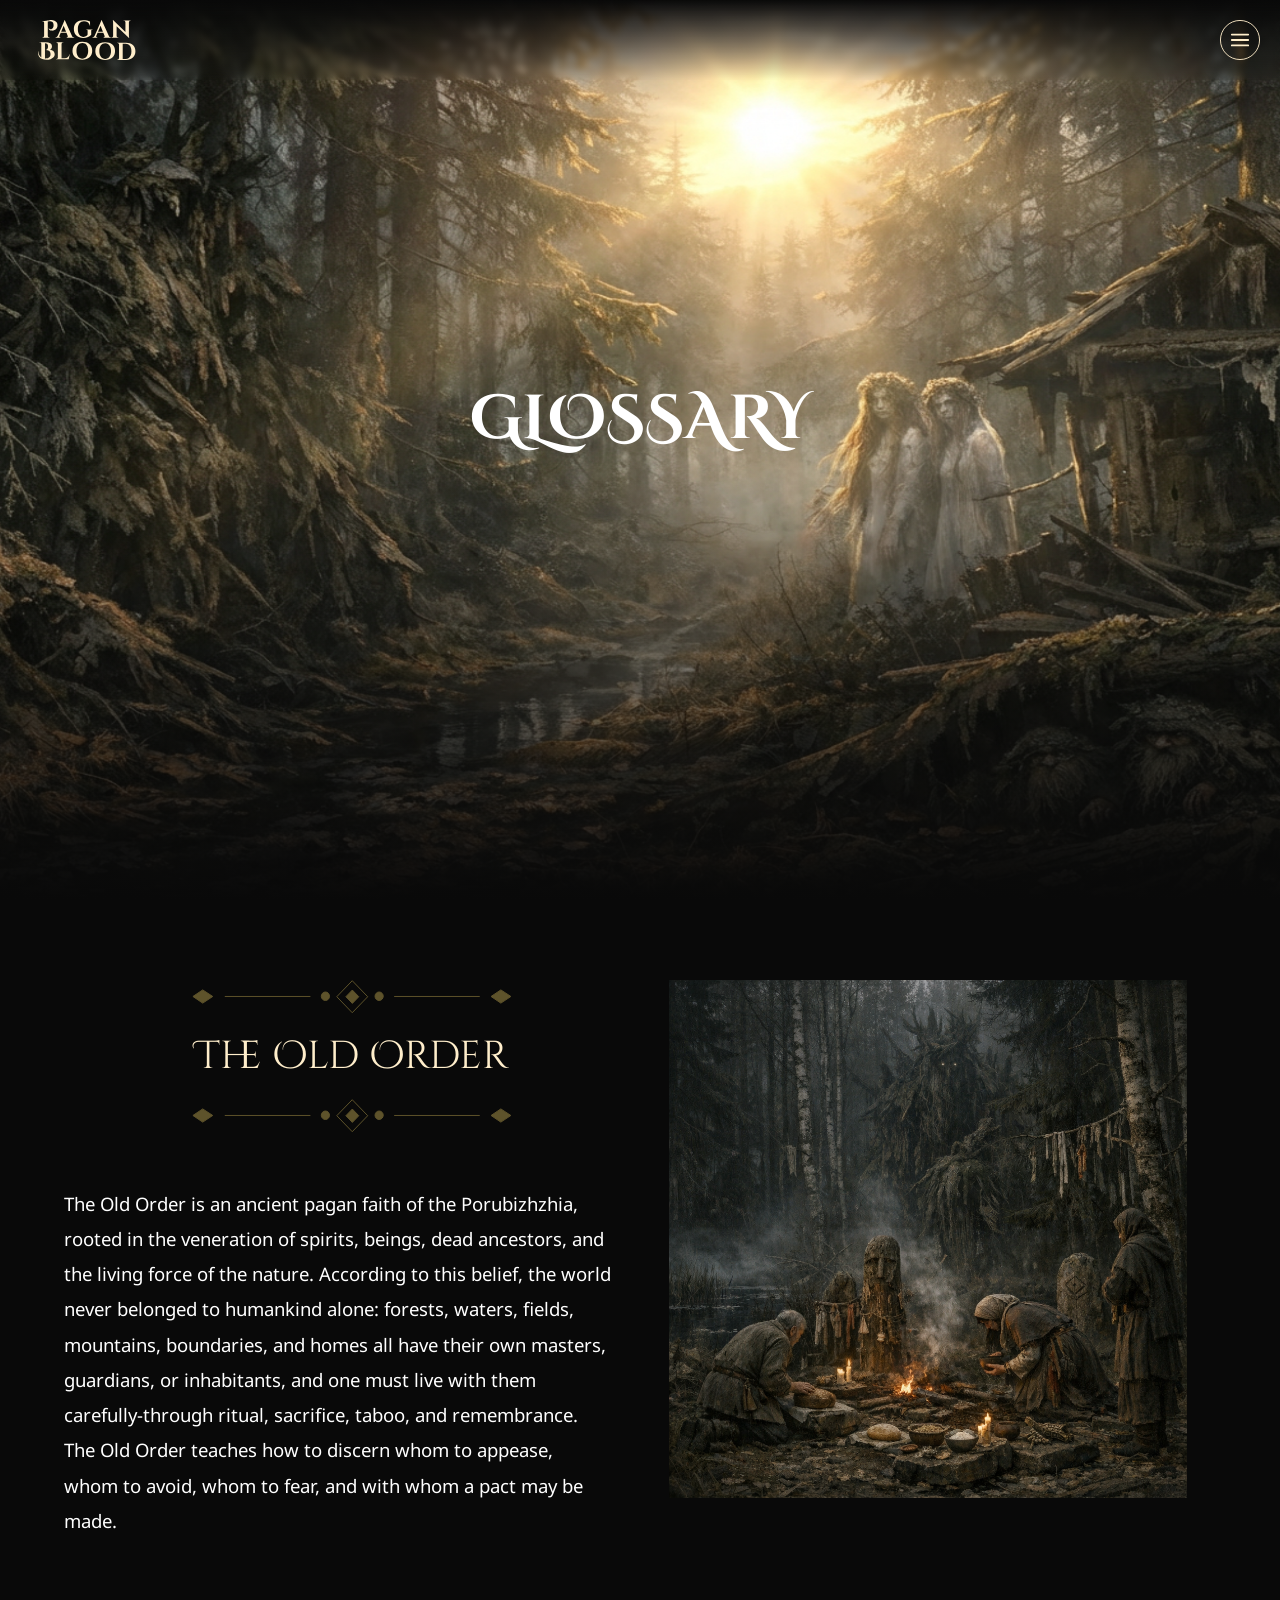
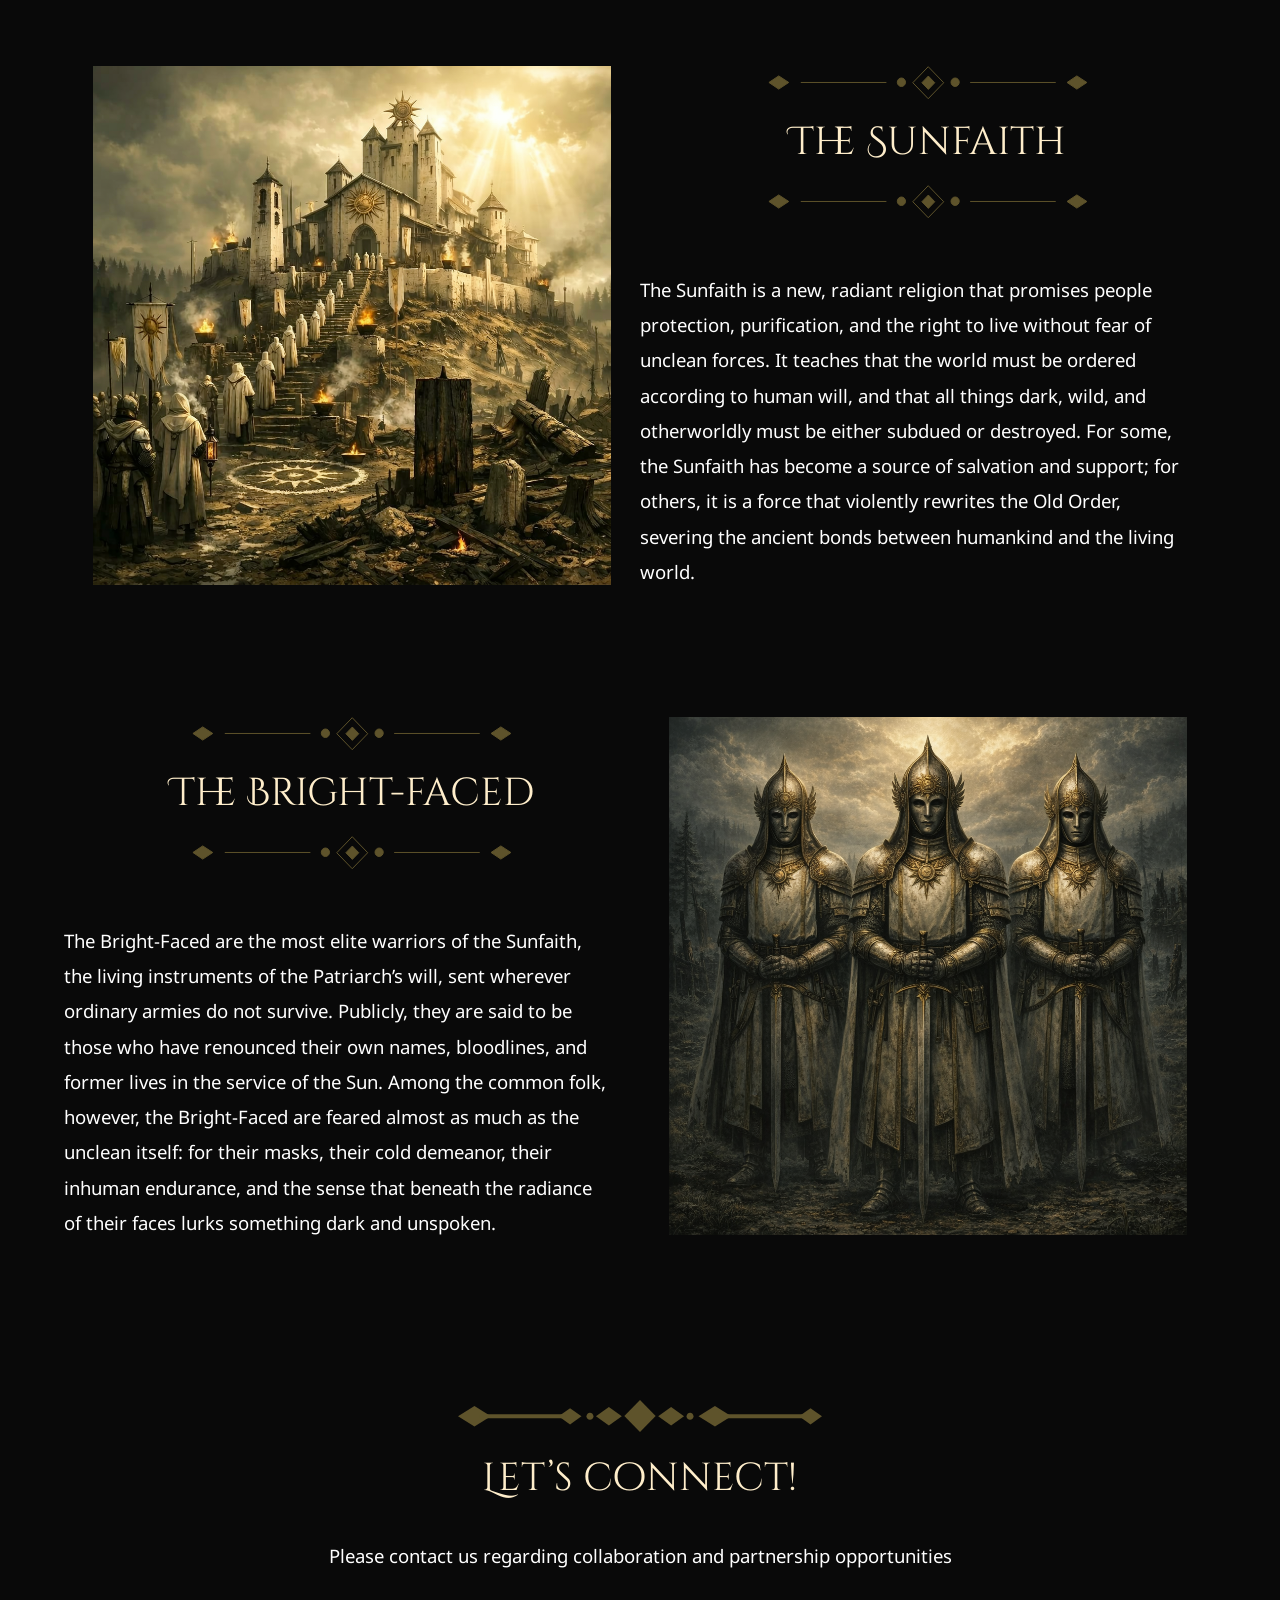
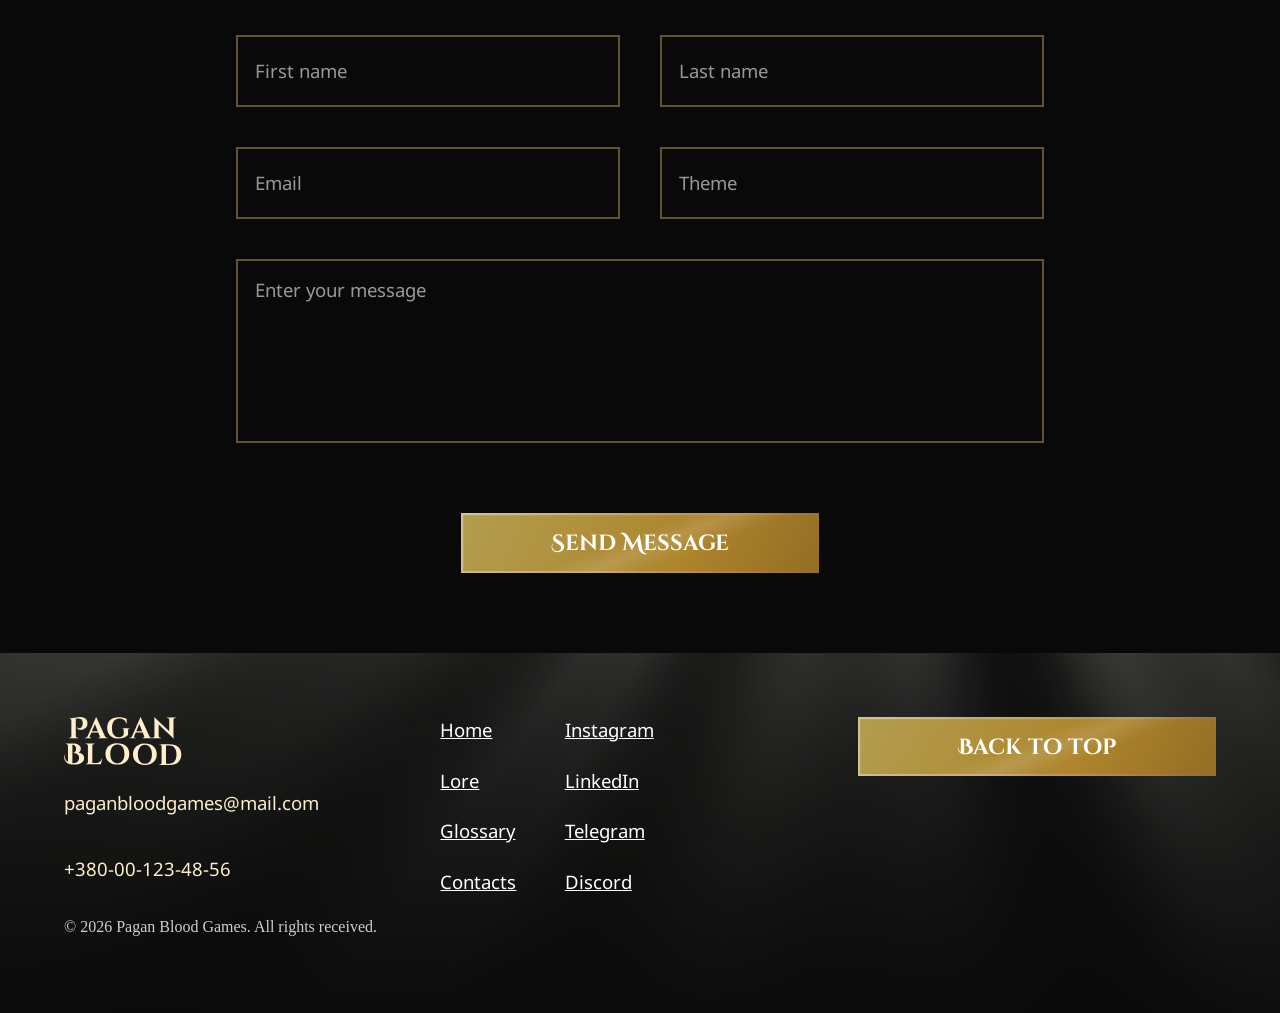
<file: html/glossary.html>
<!DOCTYPE html>
<html>

<head>
    <meta charset="utf8">
    <meta lang="uk-ua">
    <meta name="viewport" content="width=device-width, initial-scale=1.0">
    <link rel="stylesheet" href="../css/root.css">
    <link rel="stylesheet" href="../css/main.css">
    <link rel="stylesheet" href="../css/hero.css">
    <link rel="stylesheet" href="../css/content-glossary.css">
    <link rel="stylesheet" href="../css/contact.css">
</head>

<body id="top">
    <header class="main-header">
        <a class="main-header__link" href="index.html">
            <img class="main-header__logo" src="../images/Logo.svg" alt="logo">
        </a>
        <div id="menuButton" class="main-header__menu-button"></div>
    </header>
    <nav id="navMenu" class="nav-menu">
        <div class="nav-menu__grid">
            <div class="nav-menu__links">
                <a class="nav-menu__link" href="index.html">
                    <small class="nav-menu__link-description">About project</small>
                    <p id="indexPageOption" class="nav-menu__link-title">HOME</p>
                </a>
                <a class="nav-menu__link" href="lore.html">
                    <small class="nav-menu__link-description">Story of the world</small>
                    <p id="lorePageOption" class="nav-menu__link-title">LORE</p>
                </a>
                <a class="nav-menu__link" href="glossary.html">
                    <small class="nav-menu__link-description">Learn more</small>
                    <p id="glossaryPageOption" class="nav-menu__link-title">GLOSSARY</p>
                </a>
                <a class="nav-menu__link" href="contacts.html">
                    <small class="nav-menu__link-description">Write us</small>
                    <p id="contactsPageOption" class="nav-menu__link-title">CONTACTS</p>
                </a>
            </div>
            <div class="nav-menu__info nav-menu__email">paganbloodgames@mail.com</div>
            <div class="nav-menu__info nav-menu__number">+380-00-123-48-56</div>
            <div class="nav-menu__info nav-menu__location">Lviv, Ukraine</div>
        </div>
    </nav>
    <main>
        <section class="hero-section">
            <img class="hero-section__image" src="../images/HeroImageGlossary.png" alt="hero image">
            <div class="hero-section__grid">
                <p class="hero-section__title hero-section__title--centered">GLOSSARY</p>
            </div>
        </section>
        <section class="glossary">
            <div class="glossary__definition">
                <div class="glossary__text-block">
                    <img class="glossary__text-block-decoration" src="../images/Decoration.svg" alt="decoration">
                    <span class="glossary__text-block-title">The Old Order</span>
                    <img class="glossary__text-block-decoration" src="../images/Decoration.svg" alt="decoration">
                    <div class="glossary__text-block-content">
                        The Old Order is an ancient pagan faith of the Porubizhzhia, rooted in the veneration of spirits,
                        beings, dead ancestors, and the living force of the nature. According to this belief, the world never belonged to
                        humankind alone: forests, waters, fields, mountains, boundaries, and homes all have their own masters, guardians,
                        or inhabitants, and one must live with them carefully-through ritual, sacrifice, taboo, and remembrance.
                        The Old Order teaches how to discern whom to appease, whom to avoid, whom to fear, and with whom a pact may be made.
                    </div>
                </div>
                <img class="glossary__image" src="../images/GlossaryOldOrder.png" alt="definition-image">
            </div>
            <div class="glossary__definition glossary__definition--reversed">
                <img class="glossary__image" src="../images/GlossarySunfaith.png" alt="definition-image">
                <div class="glossary__text-block">
                    <img class="glossary__text-block-decoration" src="../images/Decoration.svg" alt="decoration">
                    <span class="glossary__text-block-title">The Sunfaith</span>
                    <img class="glossary__text-block-decoration" src="../images/Decoration.svg" alt="decoration">
                    <div class="glossary__text-block-content">
                        The Sunfaith is a new, radiant religion that promises people protection, purification, and the right to
                        live without fear of unclean forces. It teaches that the world must be ordered according to human will, and that all
                        things dark, wild, and otherworldly must be either subdued or destroyed. For some, the Sunfaith has become a source
                        of salvation and support; for others, it is a force that violently rewrites the Old Order, severing the ancient bonds
                        between humankind and the living world.
                    </div>
                </div>
            </div>
            <div class="glossary__definition">
                <div class="glossary__text-block">
                    <img class="glossary__text-block-decoration" src="../images/Decoration.svg" alt="decoration">
                    <span class="glossary__text-block-title">The Bright-faced</span>
                    <img class="glossary__text-block-decoration" src="../images/Decoration.svg" alt="decoration">
                    <div class="glossary__text-block-content">
                        The Bright-Faced are the most elite warriors of the Sunfaith, the living instruments of the Patriarch’s
                        will, sent wherever ordinary armies do not survive. Publicly, they are said to be those who have
                        renounced their own names, bloodlines, and former lives in the service of the Sun. Among the common folk, however,
                        the Bright-Faced are feared almost as much as the unclean itself: for their masks, their cold demeanor,
                        their inhuman endurance, and the sense that beneath the radiance of their faces lurks something dark and unspoken.
                    </div>
                </div>
                <img class="glossary__image" src="../images/GlossaryBright-faced.png" alt="definition-image">
            </div>
        </section>
        <section class="contact-section">
            <div class="contact-section__header">
                <img class="contact-section__decoration" src="../images/Decoration2.svg" alt="decoration">
                <p class="contact-section__title">Let’s connect!</p>
                <p class="contact-section__description">Please contact us regarding collaboration and partnership opportunities
                </p>
            </div>
            <form id="contactForm" class="contact-section__form">
                <div class="contact-section__field-container" style="grid-area: first-name;">
                    <input id="firstNameField" placeholder="First name" type="text" class="contact-section__field">
                    <small id="firstNameFieldError"
                        class="contact-section__error-message contact-section__error-message--hidden">This field is
                        required</small>
                </div>
        
                <div class="contact-section__field-container" style="grid-area: last-name;">
                    <input id="lastNameField" placeholder="Last name" type="text" class="contact-section__field">
                    <small id="lastNameFieldError"
                        class="contact-section__error-message contact-section__error-message--hidden">This field is
                        required</small>
                </div>
        
                <div class="contact-section__field-container" style="grid-area: email;">
                    <input id="emailField" placeholder="Email" type="text" class="contact-section__field">
                    <small id="emailFieldError"
                        class="contact-section__error-message contact-section__error-message--hidden">Enter a valid email
                        address</small>
                </div>
        
                <div class="contact-section__field-container" style="grid-area: theme;">
                    <input id="themeField" placeholder="Theme" type="text" class="contact-section__field">
                    <small id="themeFieldError"
                        class="contact-section__error-message contact-section__error-message--hidden">This field is
                        required</small>
                </div>
        
                <div class="contact-section__field-container" style="grid-area: message;">
                    <textarea id="messageField" placeholder="Enter your message" type="text" class="contact-section__field"
                        style="resize: none;"></textarea>
                    <small id="messageFieldError"
                        class="contact-section__error-message contact-section__error-message--hidden">This field is
                        required</small>
                </div>
            </form>
            <button id="sendButton" class="contact-section__send-button">Send Message</button>
        </section>
    </main>
    <footer class="main-footer">
        <section class="main-footer__content">
            <div class="main-footer__info-grid">
                <a href="index.html">
                    <img class="main-footer__logo" src="../images/Logo.svg" alt="logo">
                </a>
                <p class="main-footer__text">paganbloodgames@mail.com</p>
                <p class="main-footer__text">+380-00-123-48-56</p>
            </div>
            <div class="main-footer__links-grid">
                <a href="index.html" class="main-footer__link">Home</a>
                <a href="https://www.instagram.com/"  class="main-footer__link" target="_blank">Instagram</a>
                <a href="lore.html"  class="main-footer__link">Lore</a>
                <a href="https://www.linkedin.com/" class="main-footer__link" target="_blank">LinkedIn</a>
                <a href="glossary.html"  class="main-footer__link">Glossary</a>
                <a href="https://web.telegram.org/a/" class="main-footer__link" target="_blank">Telegram</a>
                <a href="contacts.html"  class="main-footer__link">Contacts</a>
                <a href="https://discord.com/" class="main-footer__link" target="_blank">Discord</a>
            </div>
            <button id="backToTopButton" class="main-footer__back-to-top-button">Back to top</button>
            <p class="main-footer__rights-text">© 2026 Pagan Blood Games. All rights received.</p>
        </section>
    </footer>
    <script src="../js/main.js"></script>
</body>

</html>
</file>
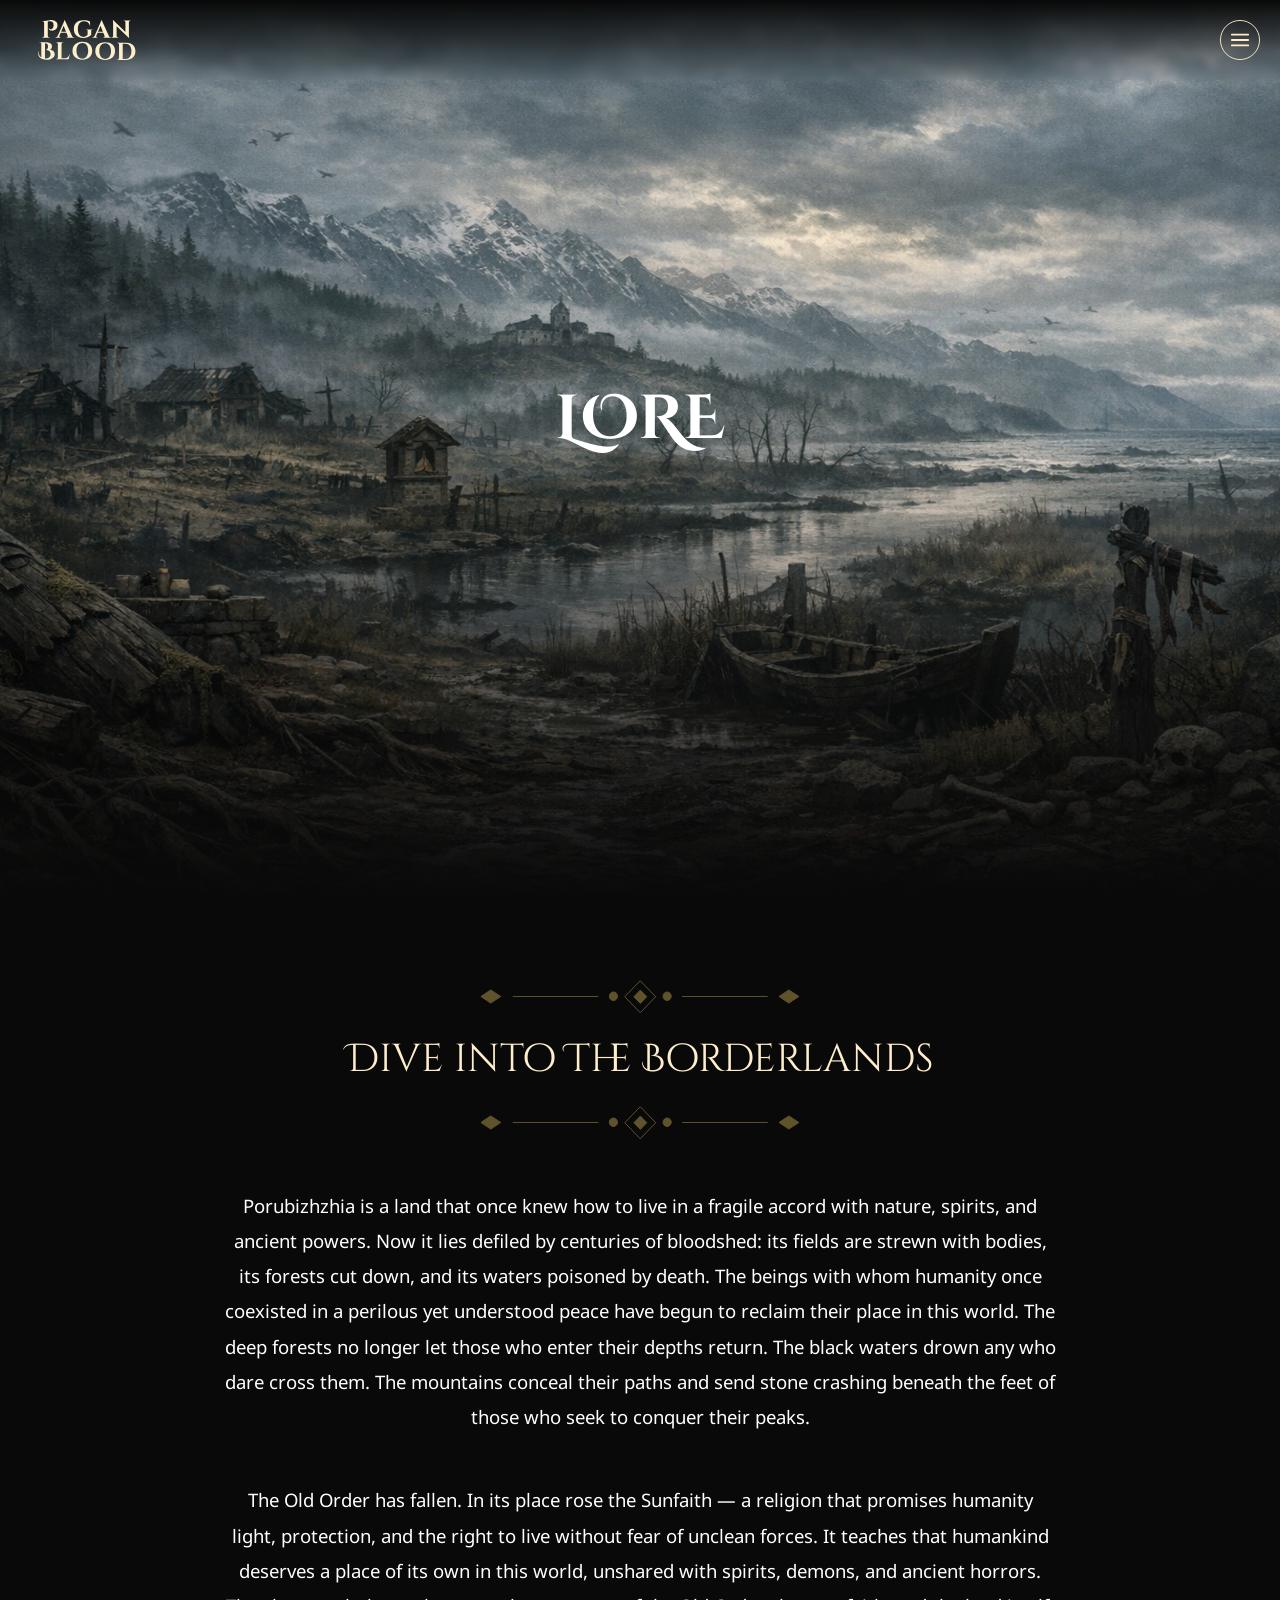
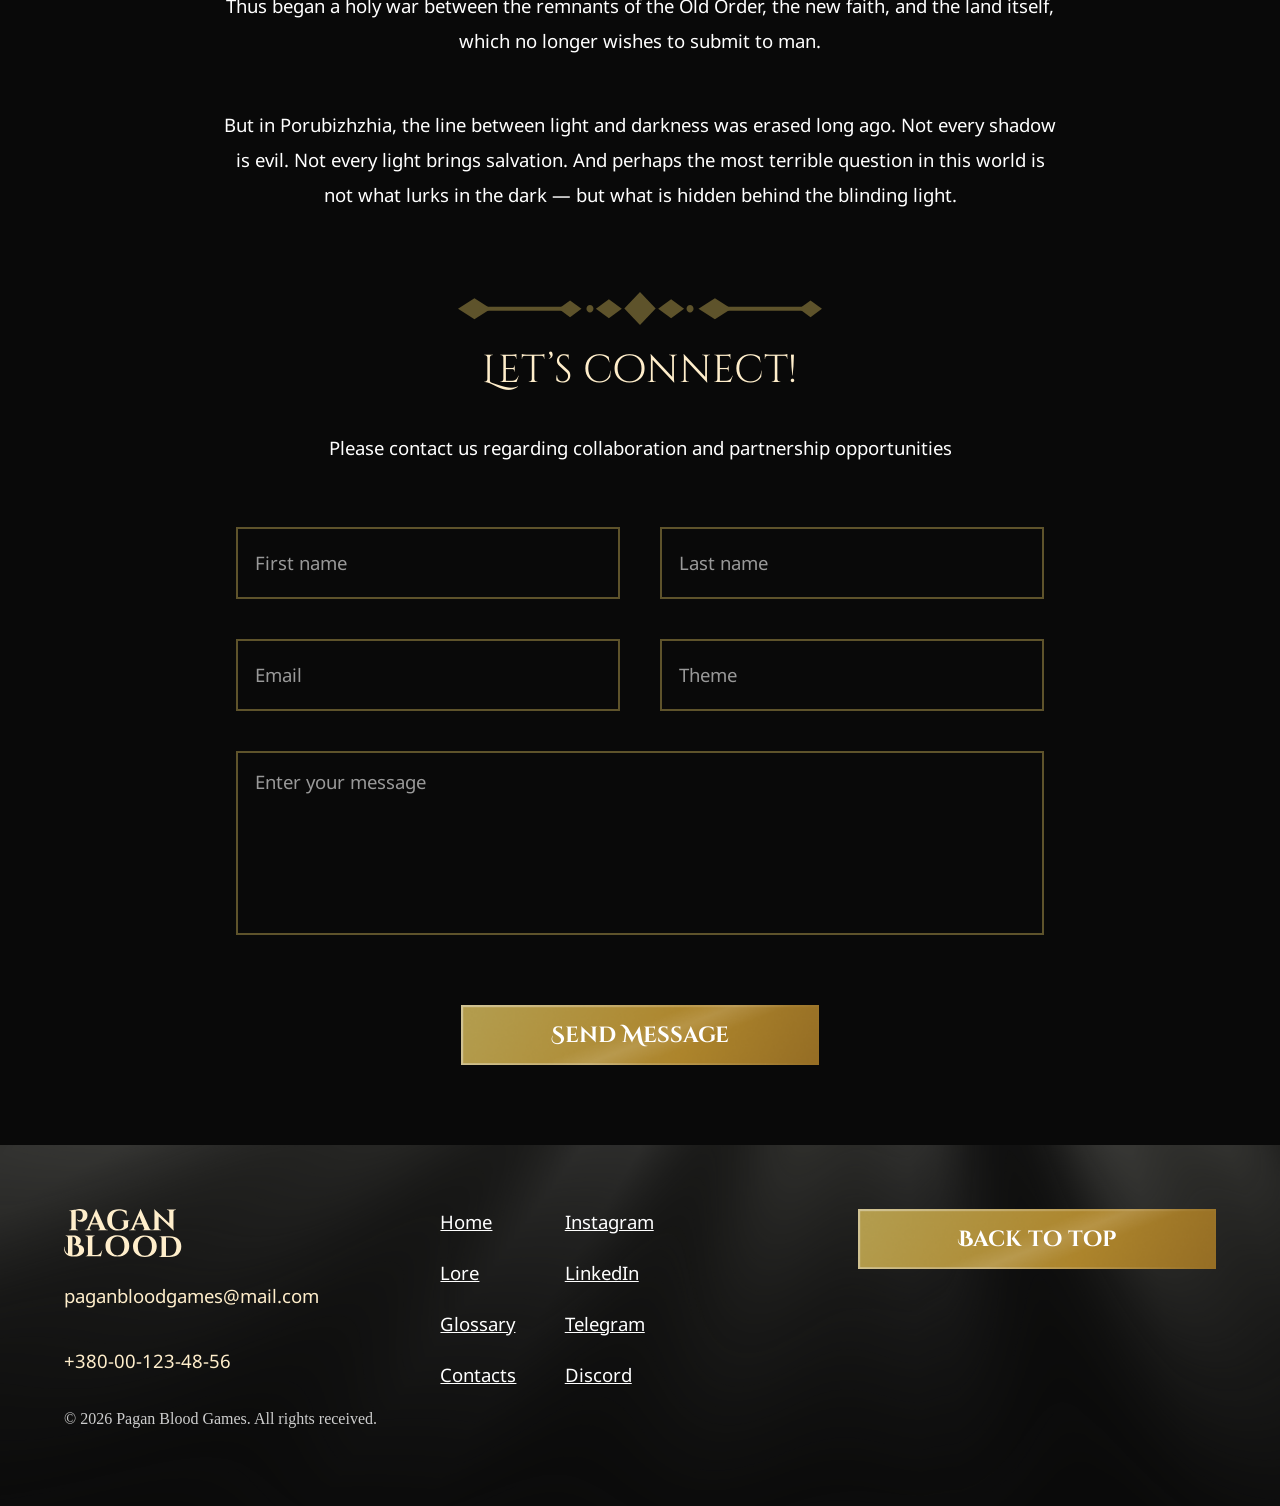
<file: html/lore.html>
<!DOCTYPE html>
<html>

<head>
    <meta charset="utf8">
    <meta lang="uk-ua">
    <meta name="viewport" content="width=device-width, initial-scale=1.0">
    <link rel="stylesheet" href="../css/root.css">
    <link rel="stylesheet" href="../css/main.css">
    <link rel="stylesheet" href="../css/hero.css">
    <link rel="stylesheet" href="../css/content.css">
    <link rel="stylesheet" href="../css/contact.css">
</head>

<body id="top">
    <header class="main-header">
        <a class="main-header__link" href="index.html">
            <img class="main-header__logo" src="../images/Logo.svg" alt="logo">
        </a>
        <div id="menuButton" class="main-header__menu-button"></div>
    </header>
    <nav id="navMenu" class="nav-menu">
        <div class="nav-menu__grid">
            <div class="nav-menu__links">
                <a class="nav-menu__link" href="index.html">
                    <small class="nav-menu__link-description">About project</small>
                    <p id="indexPageOption" class="nav-menu__link-title">HOME</p>
                </a>
                <a class="nav-menu__link" href="lore.html">
                    <small class="nav-menu__link-description">Story of the world</small>
                    <p id="lorePageOption" class="nav-menu__link-title">LORE</p>
                </a>
                <a class="nav-menu__link" href="glossary.html">
                    <small class="nav-menu__link-description">Learn more</small>
                    <p id="glossaryPageOption" class="nav-menu__link-title">GLOSSARY</p>
                </a>
                <a class="nav-menu__link" href="contacts.html">
                    <small class="nav-menu__link-description">Write us</small>
                    <p id="contactsPageOption" class="nav-menu__link-title">CONTACTS</p>
                </a>
            </div>
            <div class="nav-menu__info nav-menu__email">paganbloodgames@mail.com</div>
            <div class="nav-menu__info nav-menu__number">+380-00-123-48-56</div>
            <div class="nav-menu__info nav-menu__location">Lviv, Ukraine</div>
        </div>
    </nav>
    <main>
        <section class="hero-section">
            <img class="hero-section__image" src="../images/HeroImageLore.png" alt="hero image">
            <div class="hero-section__grid">
                <p class="hero-section__title hero-section__title--centered">LORE</p>
            </div>
        </section>
        <section class="content-section">
            <div class="content-section__title-grid">
                <img class="content-section__decoration" src="../images/Decoration.svg" alt="decoration">
                <p class="content-section__title">Dive into The Borderlands</p>
                <img class="content-section__decoration" src="../images/Decoration.svg" alt="decoration">
            </div>
            <div class="content-section__text">
                Porubizhzhia is a land that once knew how to live in a fragile accord with nature, spirits, and ancient powers. Now
                it lies defiled by centuries of bloodshed: its fields are strewn with bodies, its forests cut down, and its waters
                poisoned by death. The beings with whom humanity once coexisted in a perilous yet understood peace have begun to
                reclaim their place in this world. The deep forests no longer let those who enter their depths return. The black
                waters drown any who dare cross them. The mountains conceal their paths and send stone crashing beneath the feet of
                those who seek to conquer their peaks.
            </div>
            <div class="content-section__text">
                The Old Order has fallen. In its place rose the Sunfaith — a religion that promises humanity light, protection, and
                the right to live without fear of unclean forces. It teaches that humankind deserves a place of its own in this
                world, unshared with spirits, demons, and ancient horrors. Thus began a holy war between the remnants of the Old
                Order, the new faith, and the land itself, which no longer wishes to submit to man.
            </div>
            <div class="content-section__text">
                But in Porubizhzhia, the line between light and darkness was erased long ago.
                Not every shadow is evil. Not every light brings salvation.
                And perhaps the most terrible question in this world is not what lurks in the dark —
                but what is hidden behind the blinding light.
            </div>
        </section>
        <section class="contact-section">
            <div class="contact-section__header">
                <img class="contact-section__decoration" src="../images/Decoration2.svg" alt="decoration">
                <p class="contact-section__title">Let’s connect!</p>
                <p class="contact-section__description">Please contact us regarding collaboration and partnership opportunities
                </p>
            </div>
            <form id="contactForm" class="contact-section__form">
                <div class="contact-section__field-container" style="grid-area: first-name;">
                    <input id="firstNameField" placeholder="First name" type="text" class="contact-section__field">
                    <small id="firstNameFieldError"
                        class="contact-section__error-message contact-section__error-message--hidden">This field is
                        required</small>
                </div>
        
                <div class="contact-section__field-container" style="grid-area: last-name;">
                    <input id="lastNameField" placeholder="Last name" type="text" class="contact-section__field">
                    <small id="lastNameFieldError"
                        class="contact-section__error-message contact-section__error-message--hidden">This field is
                        required</small>
                </div>
        
                <div class="contact-section__field-container" style="grid-area: email;">
                    <input id="emailField" placeholder="Email" type="text" class="contact-section__field">
                    <small id="emailFieldError"
                        class="contact-section__error-message contact-section__error-message--hidden">Enter a valid email
                        address</small>
                </div>
        
                <div class="contact-section__field-container" style="grid-area: theme;">
                    <input id="themeField" placeholder="Theme" type="text" class="contact-section__field">
                    <small id="themeFieldError"
                        class="contact-section__error-message contact-section__error-message--hidden">This field is
                        required</small>
                </div>
        
                <div class="contact-section__field-container" style="grid-area: message;">
                    <textarea id="messageField" placeholder="Enter your message" type="text" class="contact-section__field"
                        style="resize: none;"></textarea>
                    <small id="messageFieldError"
                        class="contact-section__error-message contact-section__error-message--hidden">This field is
                        required</small>
                </div>
            </form>
            <button id="sendButton" class="contact-section__send-button">Send Message</button>
        </section>
    </main>
    <footer class="main-footer">
        <section class="main-footer__content">
            <div class="main-footer__info-grid">
                <a href="index.html">
                    <img class="main-footer__logo" src="../images/Logo.svg" alt="logo">
                </a>
                <p class="main-footer__text">paganbloodgames@mail.com</p>
                <p class="main-footer__text">+380-00-123-48-56</p>
            </div>
            <div class="main-footer__links-grid">
                <a href="index.html" class="main-footer__link">Home</a>
                <a href="https://www.instagram.com/"  class="main-footer__link" target="_blank">Instagram</a>
                <a href="lore.html"  class="main-footer__link">Lore</a>
                <a href="https://www.linkedin.com/" class="main-footer__link" target="_blank">LinkedIn</a>
                <a href="glossary.html"  class="main-footer__link">Glossary</a>
                <a href="https://web.telegram.org/a/" class="main-footer__link" target="_blank">Telegram</a>
                <a href="contacts.html"  class="main-footer__link">Contacts</a>
                <a href="https://discord.com/" class="main-footer__link" target="_blank">Discord</a>
            </div>
            <button id="backToTopButton" class="main-footer__back-to-top-button">Back to top</button>
            <p class="main-footer__rights-text">© 2026 Pagan Blood Games. All rights received.</p>
        </section>
    </footer>
    <script src="../js/main.js"></script>
</body>

</html>
</file>
<file: css/root.css>
@import url('https://fonts.googleapis.com/css2?family=Cinzel+Decorative:wght@400;700;900&display=swap');
@import url('https://fonts.googleapis.com/css2?family=Cinzel+Decorative:wght@400;700;900&family=Noto+Sans:ital,wght@0,100..900;1,100..900&display=swap');

:root {
    --bg-color: #090909;
    --bg-transparent-color: #09090900;
    --main-color: #FFEECB;
    --secondary-color: #FFFFFF;
    --selected-option-color: #B39C4D;
    --selected-option-shadow-color: #b39b4d8f;
    --field-outline-color: #5E532B;
    --field-focused-outline-color: #B39C4D;
    --field-placeholder-color: #999999;
    --field-error-color: #B34D4D;
    --button-default-url: url("../images/ButtonDefault.png");
    --button-hovered-url: url("../images/ButtonHovered.png");
    --button-clicked-url: url("../images/ButtonClicked.png");
    --button-disabled-url: url("../images/ButtonDisabled.png");
    --title-font: 'Cinzel Decorative';
    --secondary-font: 'Noto Sans';
}
</file>
<file: css/main.css>
body {
    background-color: var(--bg-color);
    display: grid;
    grid-template-rows: 1fr auto;
    margin: 0;
    padding: 0;
}

.main-header {
    z-index: 10;
    position: fixed;
    display: flex;
    align-items: center;
    background: var(--bg-color);
    background: linear-gradient(180deg, var(--bg-color) 0%, var(--bg-transparent-color) 100%);
    min-height: 5rem;
    height: 6vh;
    width: 100%;
    backdrop-filter: blur(3px);
    justify-content: space-between;
}

.main-header__link {
    height: 50%;
    margin-left: 3%;
}

.main-header__logo {
    height: 100%;
}

.main-header__menu-button {
    height: 50%;
    aspect-ratio: 1/1;
    margin-right: 20px;
    background-image: url("../images/MenuButton.svg");
    background-repeat: no-repeat;
    background-size: cover;
}

.main-header__menu-button--active {
    background-image: url("../images/CloseButton.svg");
}

.main-footer {
    width: 100%;
    background-image: url("../images/FooterBG.png");
    background-repeat: no-repeat;
    background-size: 100% 100%;
}

.main-footer__content {
    padding: 5%;
    width: auto;
    display: grid;
    grid-auto-columns: auto;
    grid-template-areas:
        "footer-info footer-links footer-to-top"
        "footer-rights footer-rights footer-rights";
    gap: 1%;
}

@media (max-width: 1024px) and (max-aspect-ratio: 1/1) {
    .main-footer__content {
        grid-auto-columns: 100%;
        grid-template-areas:
            "footer-to-top"
            "footer-info"
            "footer-links"
            "footer-rights";
    }
}

.main-footer__info-grid {
    grid-area: footer-info;
    display: grid;
    gap: 0.2em;
}

.main-footer__logo {
    height: 3em;
}

.main-footer__text {
    color: var(--main-color);
    font-family: var(--secondary-font);
    font-size: clamp(0.3rem, calc(0.2vw + 1rem), 2.5rem);
    width: 100%;
}

.main-footer__links-grid {
    grid-area: footer-links;
    display: grid;
    grid-template-columns: 35% 35%;
    grid-auto-rows: auto;
    gap: 1.3em;
}

@media (max-width: 1024px) {
    .main-footer__links-grid {
        margin: 2em 0;
    }
}

.main-footer__link {
    color: var(--secondary-color);
    font-family: var(--secondary-font);
    font-size: clamp(0.3rem, calc(0.2vw + 1rem), 2.5rem);
    width: 100%;
    margin: 0;
    justify-self: start;
    align-self: flex-start;
}

.main-footer__back-to-top-button {
    width: 16em;
    aspect-ratio: 6/1;
    outline: none;
    background: none;
    border: none;
    padding: 0;
    margin: 0;
    font-size: clamp(1.3rem, calc(0.5vw + 1rem), 4rem);
    color: white;
    font-family: var(--title-font);
    font-weight: 700;
    background-image: var(--button-default-url);
    background-repeat: no-repeat;
    background-size: cover;
    grid-area: footer-to-top;
    justify-self: end;
    align-self: start;
}

@media (max-width: 1024px) {
    .main-footer__back-to-top-button {
        margin-top: 1em;
        margin-bottom: 3em;
        justify-self: center;
        width: 17em;
    }
}

@media (max-width: 400px) {
    .main-footer__back-to-top-button {
        width: 100%;
    }
}

.main-footer__back-to-top-button:hover {
    background-image: var(--button-hovered-url);
}

.main-footer__back-to-top-button:active {
    background-image: var(--button-clicked-url);
}

.main-footer__back-to-top-button:disabled {
    background-image: var(--button-disabled-url);
}

.main-footer__rights-text {
    grid-area: footer-rights;
    color: #CECECE;
}

@media (max-width: 1024px) {
    .main-footer__rights-text {
        margin-bottom: 3em;
    }
}

.nav-menu {
    display: grid;
    align-items: center;
    justify-items: center;
    position: fixed;
    background-color: var(--bg-color);
    width: 100%;
    height: 100vh;
    background-image: url("../images/MenuBG.png");
    background-repeat: no-repeat;
    background-size: 100% 100%;
    top: -100vh;
    transition: 0.3s ease;
}

.nav-menu--active {
    top: 0;
}

.nav-menu__grid {
    display: grid;
    justify-items: center;
    align-items: end;
    justify-content: space-between;
    height: 85vh;
    width: 95%;
    grid-template-areas:
        "nav-links nav-links nav-links"
        "nav-number nav-number nav-number"
        "nav-email . ."
        ". . nav-location";
}

@media (max-width: 1024px) and (max-aspect-ratio: 1/1) {
    .nav-menu__grid {
        justify-content: space-around;
        width: 100%;
        grid-template-areas:
            "nav-links"
            "nav-email"
            "nav-number"
            "nav-location";
    }
}

.nav-menu__links {
    display: grid;
    gap: 2em;
    grid-area: nav-links;
}

.nav-menu__link {
    color: var(--secondary-color);
    text-align: center;
    text-decoration: none;
}

.nav-menu__link-description {
    font-family: var(--secondary-font);
    font-size: 0.7em;
}

@media (min-width: 2100px) {
    .nav-menu__link-description {
        font-size: 1.2em;
    }
}

.nav-menu__link-title {
    margin: 0.1em 0;
    font-family: var(--title-font);
    font-size: clamp(2.5rem, calc(2.5vw + 1rem), 7.5rem);
}

.nav-menu__link-title--active {
    color: var(--selected-option-color);
    text-shadow: 0 0 20px var(--selected-option-shadow-color);
}

.nav-menu__info {
    color: var(--secondary-color);
    font-family: var(--secondary-font);
    justify-self: start;
    width: 100%;
    text-align: center;
    font-size: 0.7rem;
}

@media (min-width: 2100px) {
    .nav-menu__info {
        font-size: 1.2em;
    }
}

.nav-menu__email {
    grid-area: nav-email;
}

.nav-menu__number {
    grid-area: nav-number;
}

.nav-menu__location {
    grid-area: nav-location;
}

@media (min-width: 1024px) and (min-aspect-ratio: 1/1) {
    .nav-menu__email {
        width: auto;
        grid-row: 4/4;
        grid-column: 1/3;
    }

    .nav-menu__number {
        grid-row: 4/4;
        grid-column: 2/3;
    }

    .nav-menu__location {
        grid-row: 4/4;
        grid-column: 3/3;
    }
}
</file>
<file: css/hero.css>
.hero-section {
    display: grid;
    align-items: center;
    height: fit-content;
    width: auto;
}

.hero-section__image {
    margin: 0 auto;
    width: 100%;
    min-height: 100vh;
    object-fit: cover;
    grid-column: 1 / 2;
    grid-row: 1 / 2;
    z-index: -5;
}

.hero-section__grid {
    display: grid;
    justify-items: center;
    align-items: center;
    height: 100%;
    grid-template-rows: 1fr auto auto;
    grid-column: 1 / 2;
    grid-row: 1 / 2;
    background: var(--bg-color);
    background: linear-gradient(0deg, var(--bg-color) 0%, var(--bg-transparent-color) 50%);

}

.hero-section__title {
    font-family: var(--title-font);
    font-size: clamp(1.5rem, calc(3.6vw + 1rem), 10rem);
    display: block;
    font-weight: 700;
    color: white;
    text-align: center;
    align-self: start;
    margin-top: 10%;
}

@media (max-width: 1024px) and (max-aspect-ratio: 1/1) {
    .hero-section__title {
        font-size: clamp(1.5rem, calc(6.5vw + 1rem), 8.5rem);
        margin-top: 30%;
    }
}

.hero-section__title--centered {
    align-self: center;
    margin-top: 0;
}

.hero-section__buttons-grid {
    display: flex;
    justify-content: center;
    flex-wrap: wrap;
    gap: 1em;

}

.hero-section__button {
    width: 16em;
    aspect-ratio: 6/1;
    outline: none;
    background: none;
    border: none;
    padding: auto;
    margin: 0;
    font-size: clamp(1.3rem, calc(0.5vw + 1rem), 4rem);
    color: white;
    font-family: var(--title-font);
    font-weight: 700;
    background-image: var(--button-default-url);
    background-repeat: no-repeat;
    background-size: cover;
}

@media (max-width: 1024px) {
    .hero-section__button {
        width: 17em;
    }
}

.hero-section__button:hover {
    background-image: var(--button-hovered-url);
}

.hero-section__button:active {
    background-image: var(--button-clicked-url);
}

.hero-section__button:disabled {
    background-image: var(--button-disabled-url);
}

.hero-section__slogan {
    color: var(--main-color);
    font-family: var(--title-font);
    font-size: clamp(1.5rem, calc(2vw + 1rem), 7rem);
    display: block;
    font-weight: 700;
    margin: 1em 0;
    text-align: center;
}
</file>
<file: css/content.css>
.content-section {
    width: 100%;
    display: grid;
    justify-items: center;
    gap: clamp(3em, calc(2vw + 1rem), 10em);
    margin: clamp(5em, calc(1vw + 1rem), 10em) auto;
}

.content-section__title-grid {
    display: grid;
    grid-template-rows: auto 1f auto;
    justify-items: center;
}

.content-section__decoration {
    width: max(50%, 20rem);
}

.content-section__title {
    display: block;
    color: var(--main-color);
    font-family: var(--title-font);
    font-size: clamp(1.5rem, calc(1.8vw + 1rem), 7.5rem);
    text-align: center;
    min-width: 70%;
    margin: 0.5em auto;
}

@media (max-width: 1024px) and (max-aspect-ratio: 1/1) {
    .content-section__title {
        max-width: 95%;
    }
}

.content-section__text {
    color: var(--secondary-color);
    font-family: var(--secondary-font);
    font-size: clamp(0.3rem, calc(0.2vw + 1rem), 2.5rem);
    text-align: center;
    line-height: 1.9em;
    width: 65%;
}

@media (max-width: 1024px) and (max-aspect-ratio: 1/1) {
    .content-section__text {
        width: 76%;
    }
}
</file>
<file: css/contact.css>
.contact-section {
    width: 100%;
    display: flex;
    flex-direction: column;
    align-items: center;
    justify-items: center;
    gap: clamp(3em, calc(2vw + 1rem), 10em);
    margin: clamp(5em, calc(1vw + 1rem), 10em) auto;
}

.contact-section__header {
    display: grid;
    justify-items: center;
    grid-template-columns: 95vw;
}

.contact-section__decoration {
    width: max(30%, 10rem);
    max-width: 800px;
}

@media (max-width: 1024px) and (max-aspect-ratio: 1/1) {
    .contact-section__decoration {
        width: 20rem;
    }
}

.contact-section__title {
    display: block;
    color: var(--main-color);
    font-family: var(--title-font);
    font-size: clamp(1.5rem, calc(1.8vw + 1rem), 7.5rem);
    text-align: center;
    min-width: 80%;
    margin: 0.5em auto;
}

.contact-section__description {
    color: var(--secondary-color);
    font-family: var(--secondary-font);
    font-size: clamp(0.3rem, calc(0.2vw + 1rem), 2.5rem);
    text-align: center;
    width: 100%;
}

.contact-section__form {
    display: grid;
    width: 100%;
    grid-auto-columns: 30vw;
    grid-auto-rows: 5.5em;
    gap: 2.5em;
    justify-content: center;
    justify-items: center;
    grid-template-areas:
        "first-name last-name"
        "email theme"
        "message message"
        "message message";
}

@media (max-width: 1920px) {
    .contact-section__form {
        grid-auto-rows: 4.5em;
    }
}

@media (max-width: 1024px) {
    .contact-section__form {
        grid-auto-columns: 85%;
        grid-auto-rows: 3.5em;
        gap: 2em;
        grid-template-areas:
            "first-name"
            "last-name"
            "email"
            "theme"
            "message"
            "message";
    }
}

.contact-section__field-container {
    display: grid;
    grid-template-rows: 1fr auto;
    width: 100%;
}

.contact-section__field {
    justify-self: stretch;
    color: var(--secondary-color);
    border: none;
    outline-offset: -2px;
    outline: 2px solid var(--field-outline-color);
    background-color: var(--bg-color);
    font-family: var(--secondary-font);
    font-size: clamp(0.2rem, calc(0.2vw + 1rem), 2.5rem);
    padding: 1em;
}

.contact-section__field::placeholder {
    color: var(--field-placeholder-color);
}

.contact-section__field:focus {
    outline-color: var(--field-focused-outline-color);
}

.contact-section__field--invalid {
    outline-color: var(--field-error-color);
}

.contact-section__error-message{
    margin-left: 1.3em;
    color: var(--field-error-color);
    font-family: var(--secondary-font);
    font-size: clamp(0.1rem, calc(0.1vw + 1rem), 1rem);
}

.contact-section__error-message--hidden{
    display: none;
}

.contact-section__send-button {
    width: 16em;
    aspect-ratio: 6/1;
    outline: none;
    background: none;
    border: none;
    padding: auto;
    margin-top: 1em;
    font-size: clamp(1.3rem, calc(0.5vw + 1rem), 4rem);
    color: white;
    font-family: var(--title-font);
    font-weight: 700;
    background-image: var(--button-default-url);
    background-repeat: no-repeat;
    background-size: cover;
    grid-area: send;
}

@media (max-width: 1024px) {
    .contact-section__send-button {
        width: 17em;
    }
}

@media (max-width: 400px) {
    .contact-section__send-button {
        width: 85%;
    }
}

.contact-section__send-button:hover {
    background-image: var(--button-hovered-url);
}

.contact-section__send-button:active {
    background-image: var(--button-clicked-url);
}

.contact-section__send-button:disabled {
    background-image: var(--button-disabled-url);
}
</file>
<file: css/content-contacts.css>
.content-section {
    width: 100%;
    height: 100vh;
    display: flex;
    flex-grow: 1;
    align-items: start;
    justify-content: center;
    background-image: url("../images/FooterBG.png");
    background-repeat: no-repeat;
    background-size: 100% 100%;
}

.content-section__grid {
    margin-top: 3em;
    width: 80%;
    display: grid;
    grid-template-areas:
        "title title"
        "contacts socials";
}

@media (max-width: 1024px) and (max-aspect-ratio: 1/1) {
    .content-section__grid {
        width: 90%;
        grid-template-areas:
            "title"
            "contacts"
            "socials";
    }
}

.content-section__title {
    grid-area: title;
    color: var(--secondary-color);
    font-family: var(--title-font);
    font-size: clamp(1.5rem, calc(3.6vw + 1rem), 10rem);
    font-weight: 700;
}

.content-section__contacts {
    grid-area: contacts;
}

.content-section__subtitle {
    color: var(--main-color);
    font-family: var(--title-font);
    font-size: clamp(1.5rem, calc(1.8vw + 1rem), 7.5rem);
}

.content-section__socials {
    grid-area: socials;
    display: grid;
}

.content-section__link {
    text-decoration: none;
    display: grid;
    grid-template-columns: auto 1fr;
    margin: 0.5em 0;
    align-items: center;
    gap: 0.7em;
}

.content-section__icon {
    aspect-ratio: 1/1;
    width: fit-content;
}

.content-section__text {
    color: var(--main-color);
    font-family: var(--secondary-font);
    font-size: clamp(0.3rem, calc(0.2vw + 1rem), 2.5rem);
}
</file>
<file: css/content-glossary.css>
.glossary {
    width: 100%;
    display: grid;
    justify-items: center;
    gap: clamp(3em, calc(2vw + 1rem), 10em);
    margin: clamp(5em, calc(1vw + 1rem), 10em) auto;
}

.glossary__definition {
    display: grid;
    grid-template-columns: 45vw 45vw;
    grid-template-areas: "info picture";
    margin-bottom: 5em;
}

.glossary__definition--reversed {
    grid-template-areas: "picture info";
}

@media (max-width: 1024px) and (max-aspect-ratio: 1/1) {
    .glossary__definition {
        grid-template-columns: 100vw;
        grid-template-rows: auto auto;
        gap: 2em;
        grid-template-areas:
            "info"
            "picture";
    }
}

.glossary__text-block {
    grid-area: info;
    display: grid;
    grid-template-rows: auto auto auto 1fr;
    justify-items: start;
    gap: 1em;
    width: 100%;
}

.glossary__text-block-decoration {
    width: max(50%, 20rem);
    justify-self: center;
    margin: 0;
    padding: 0;
}

.glossary__text-block-title {
    display: block;
    color: var(--main-color);
    font-family: var(--title-font);
    font-size: clamp(1.5rem, calc(1.8vw + 1rem), 7.5rem);
    justify-self: center;
    text-align: center;
    min-width: 70%;
}

@media (max-width: 1024px) and (max-aspect-ratio: 1/1) {
    .glossary__text-block-title {
        max-width: 95%;
    }
}

.glossary__text-block-content {
    margin-top: 2em;
    color: var(--secondary-color);
    font-family: var(--secondary-font);
    font-size: clamp(0.3rem, calc(0.2vw + 1rem), 2.5rem);
    line-height: 1.9em;
    width: 95%;
}

@media (max-width: 1024px) and (max-aspect-ratio: 1/1) {
    .glossary__text-block-content {
        text-align: center;
        justify-self: center;
    }
}

.glossary__image {
    grid-area: picture;
    aspect-ratio: 1/1;
    width: 90%;
    justify-self: center;
}
</file>
